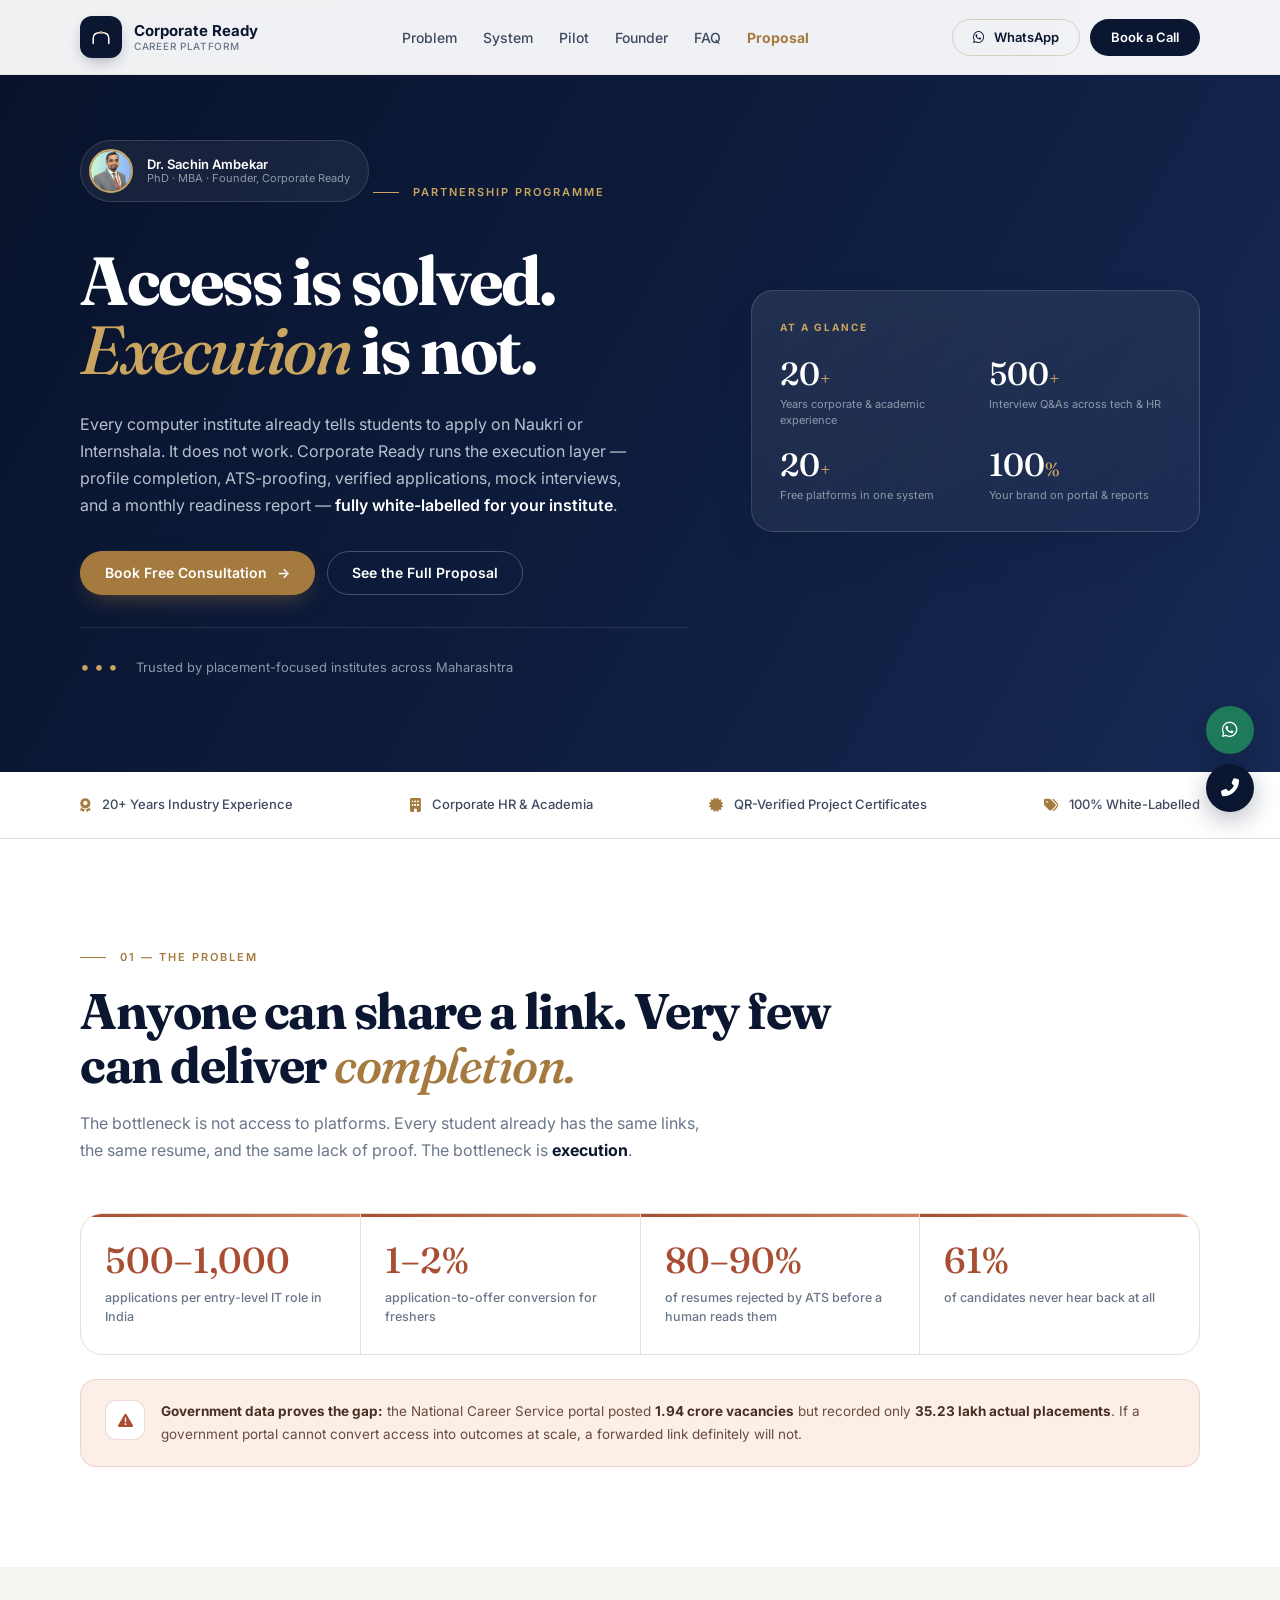
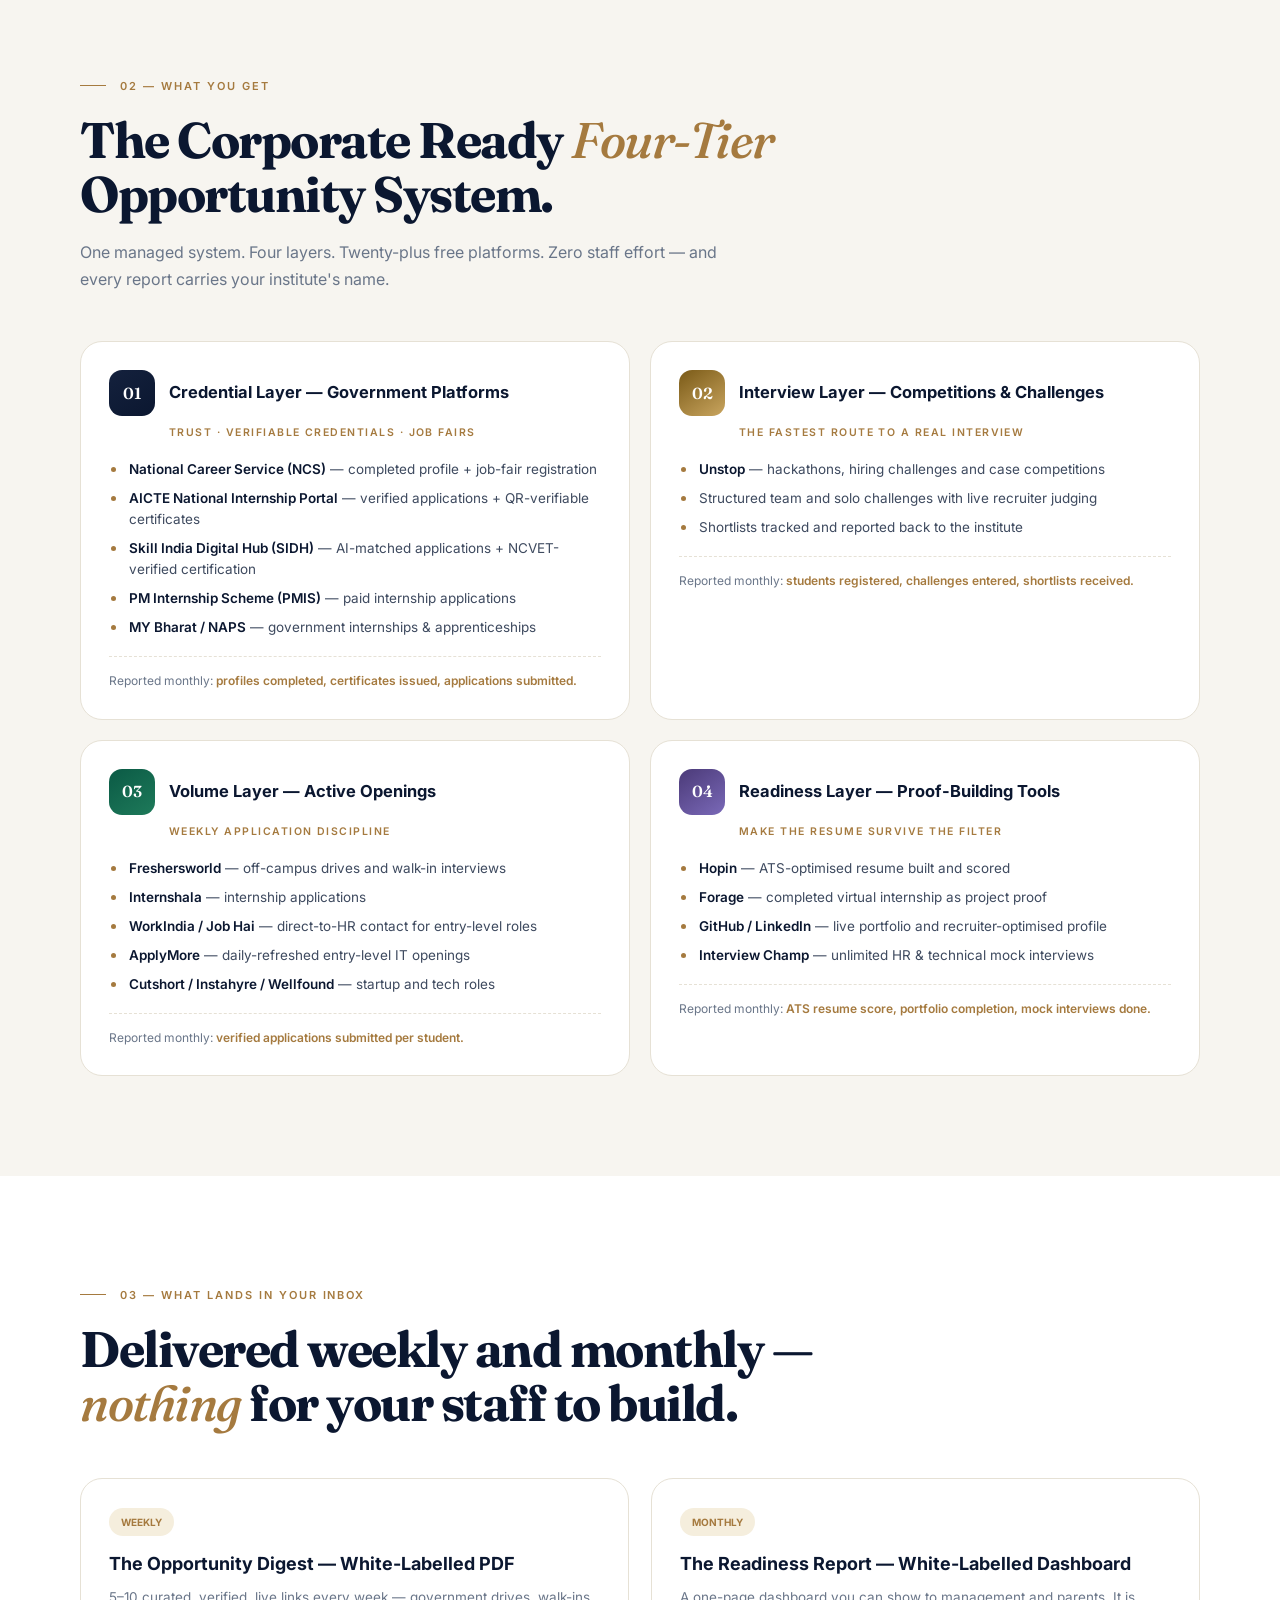
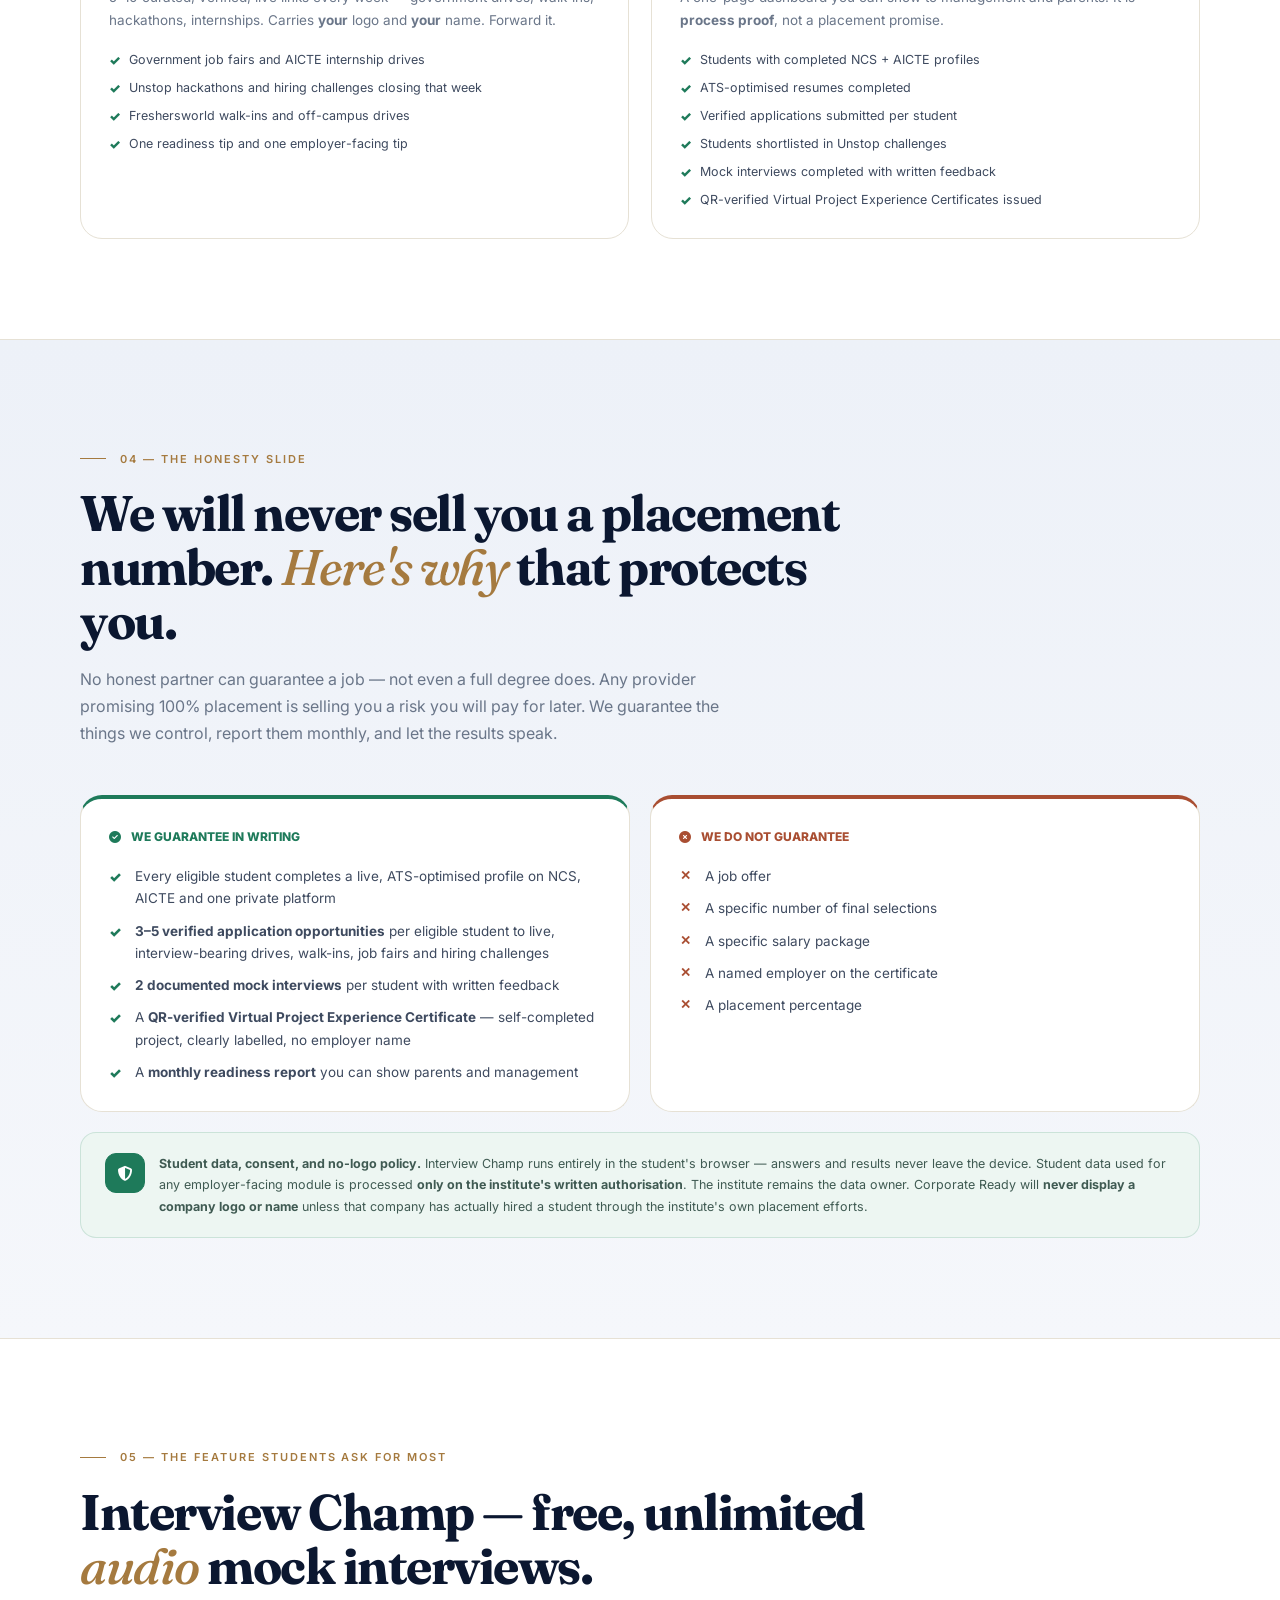
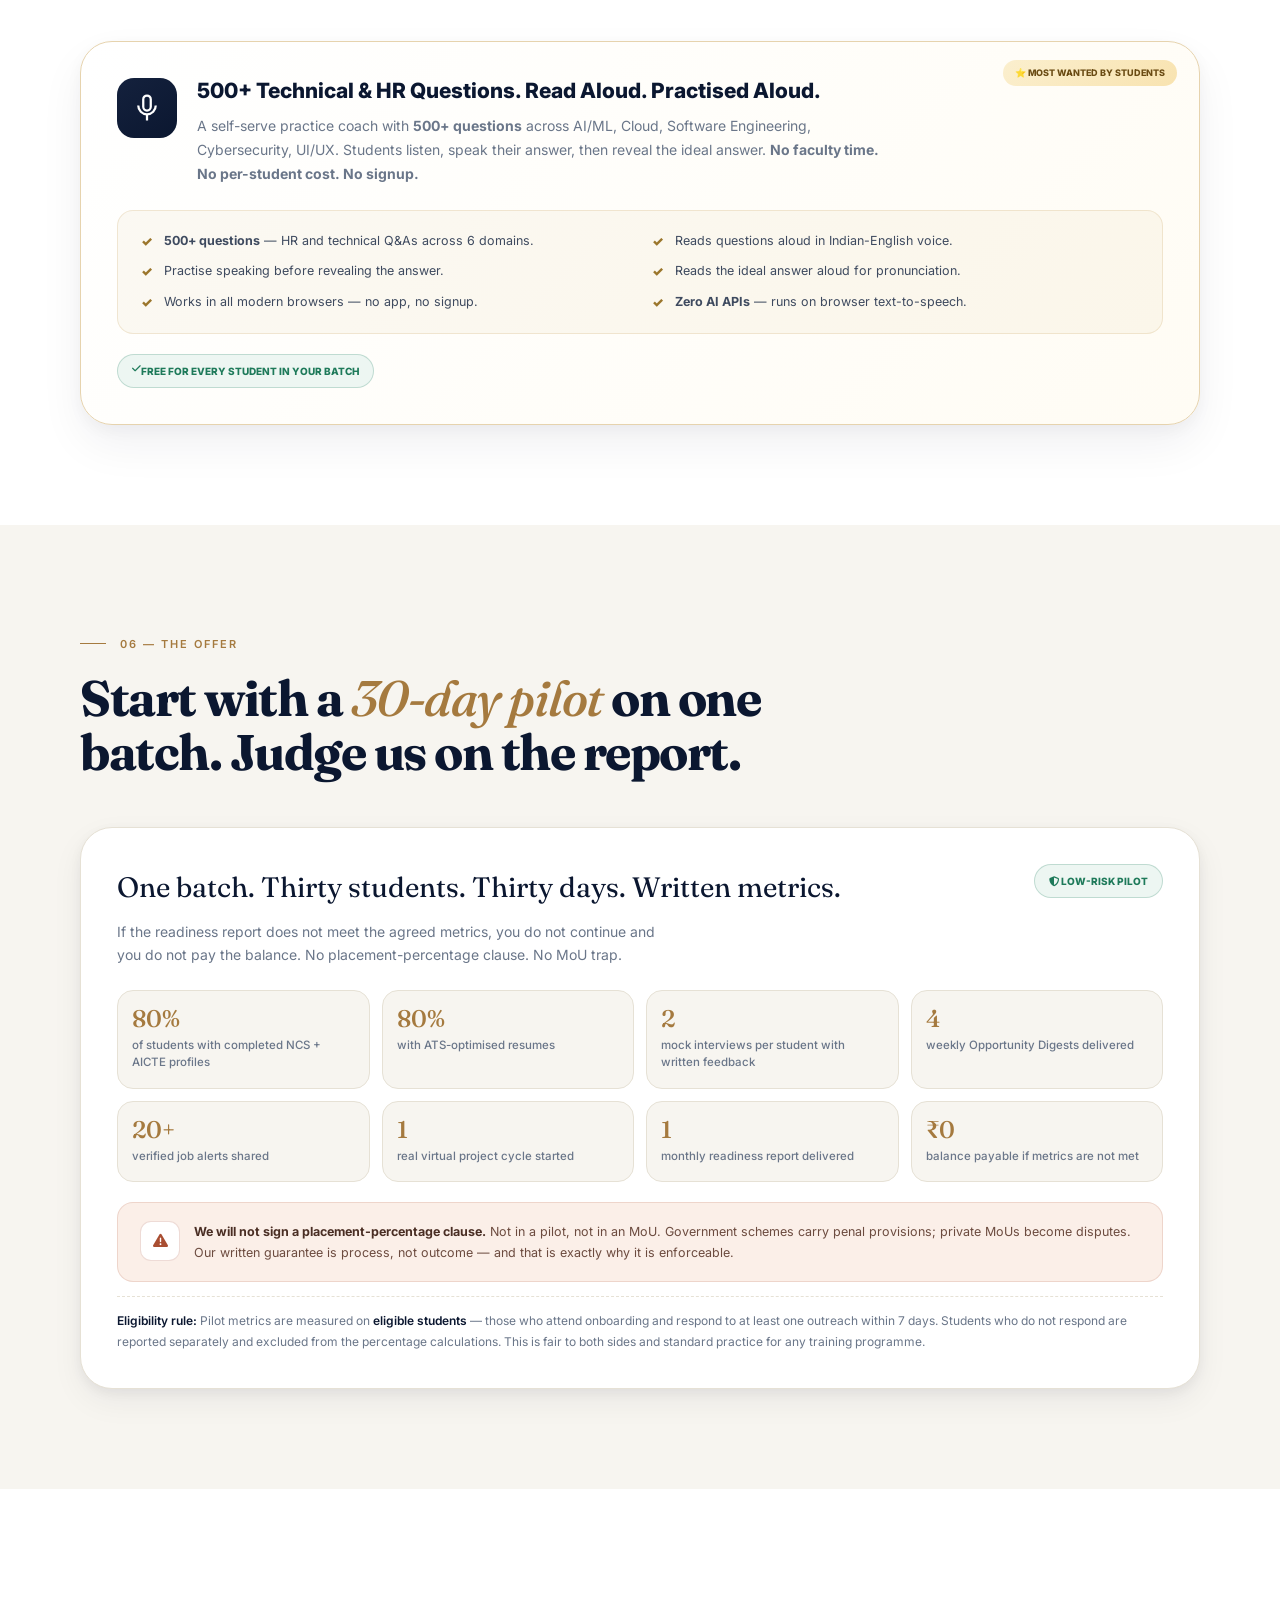
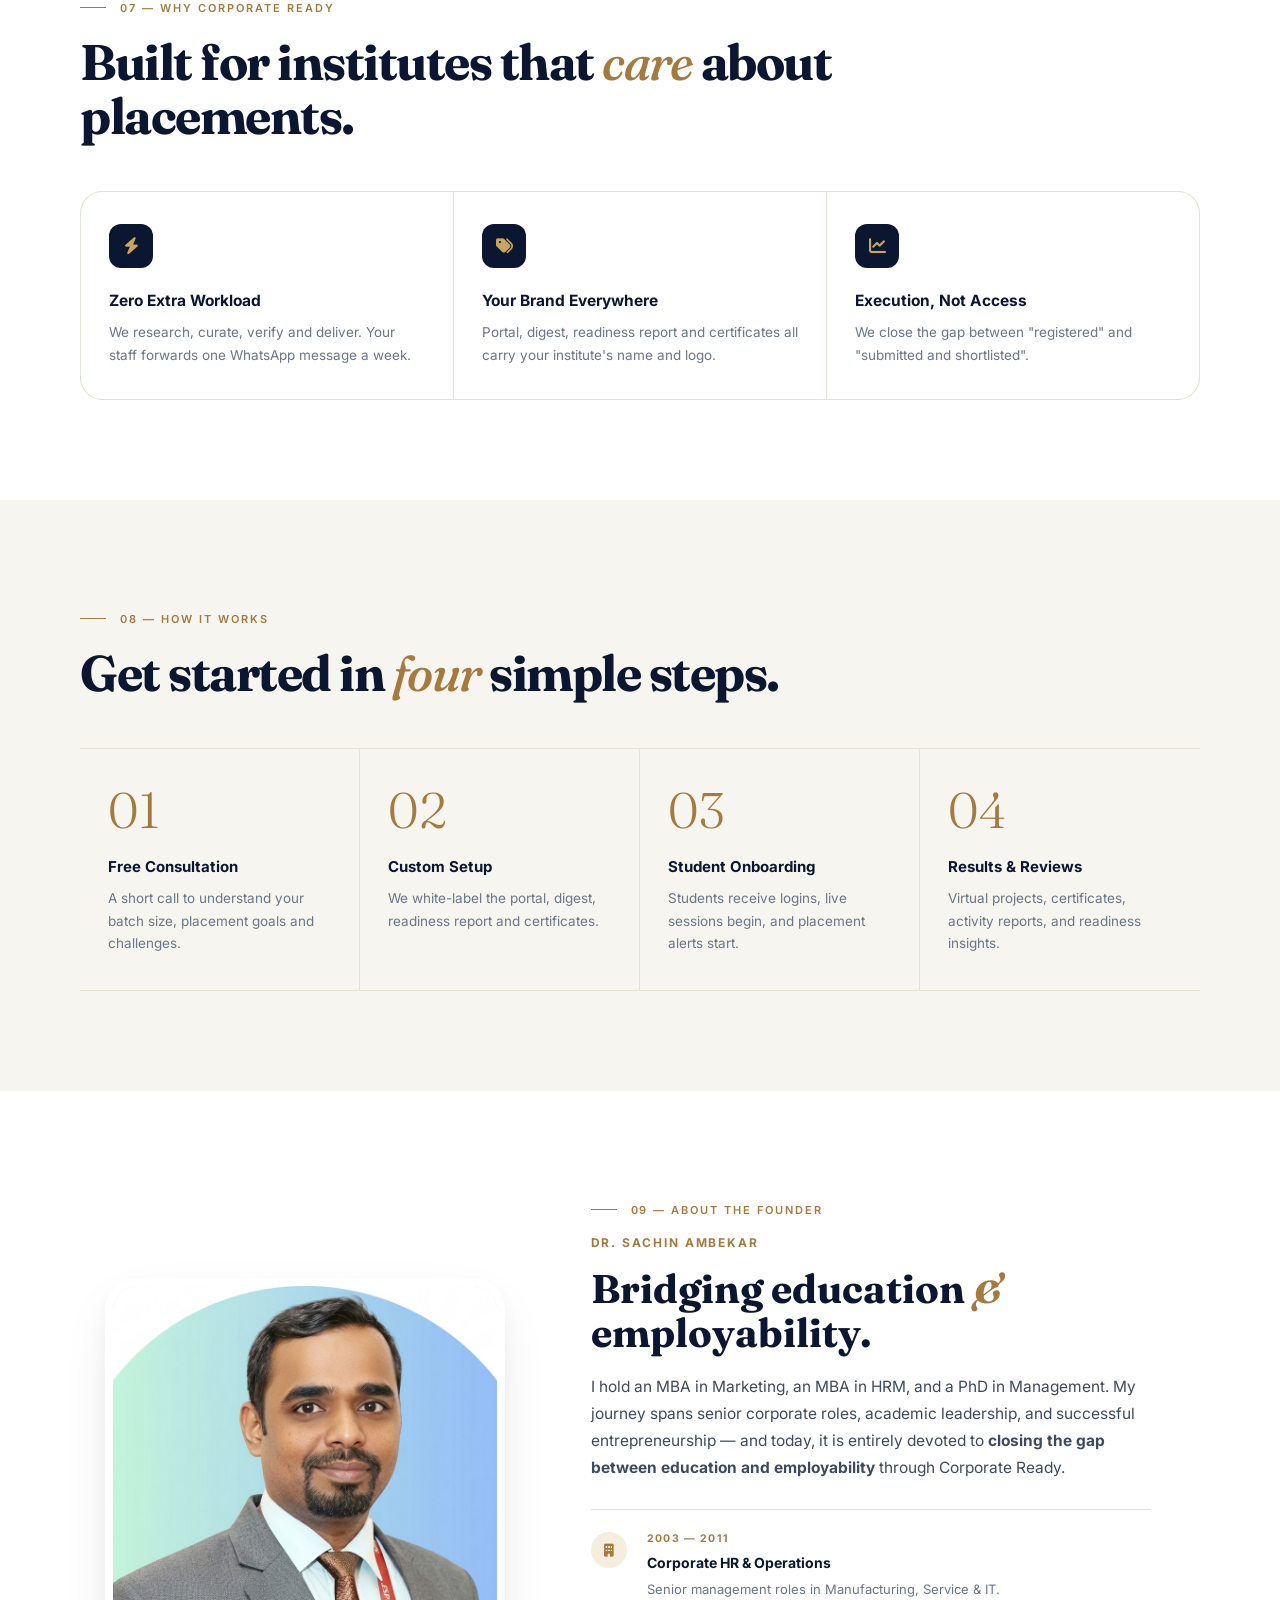
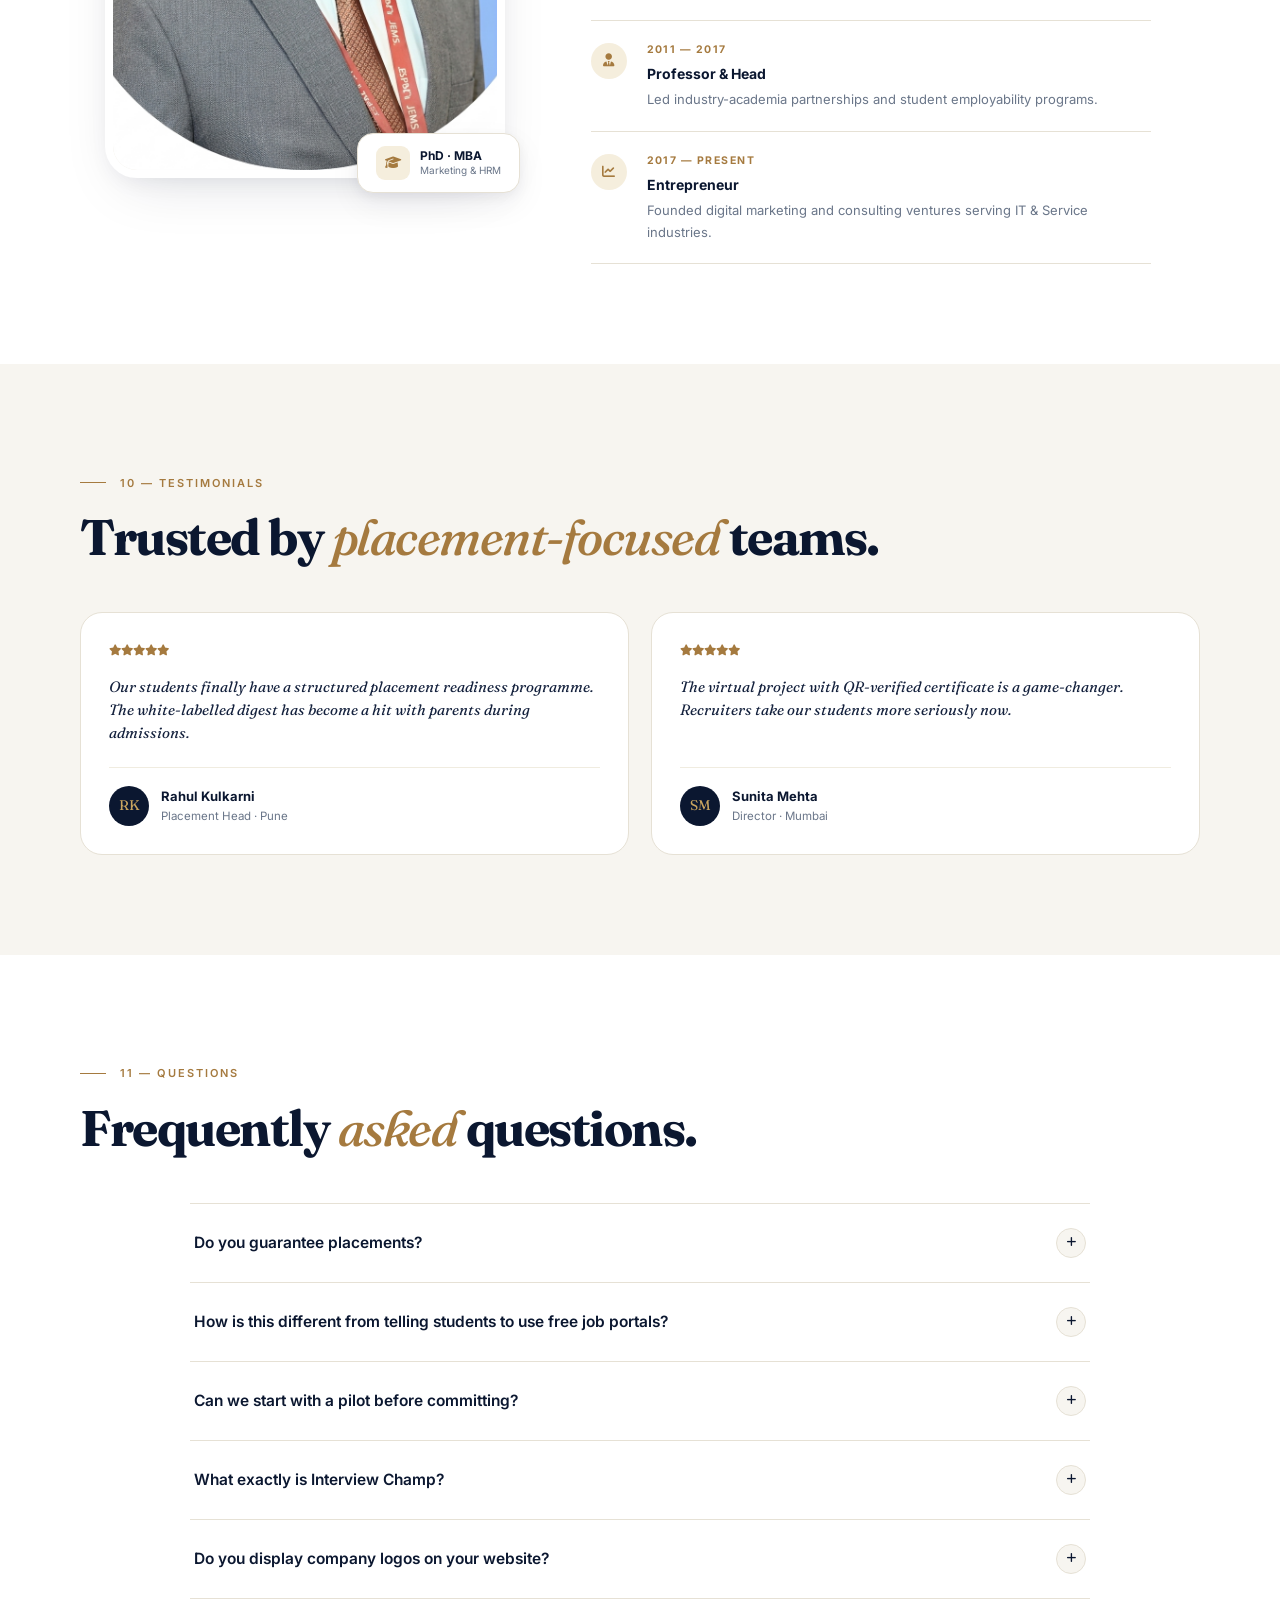
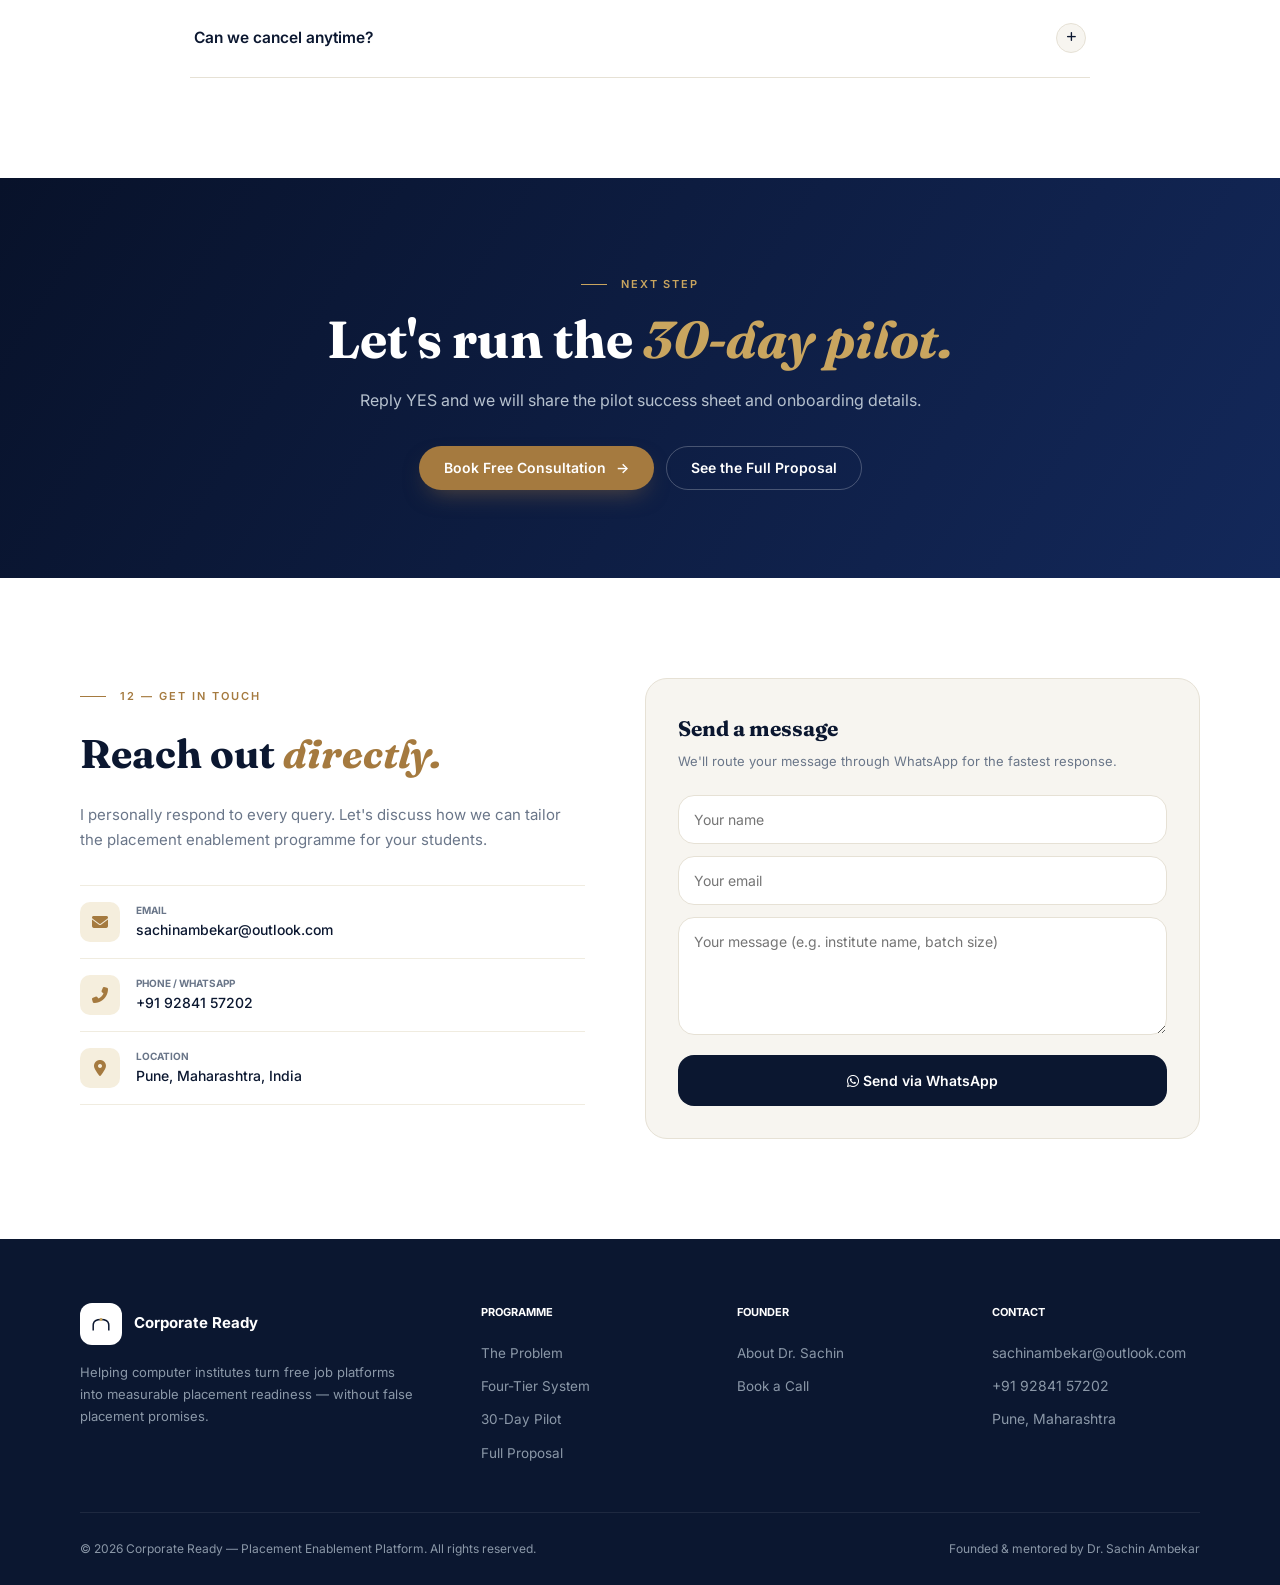
<file: index.html>
<!DOCTYPE html>
<html lang="en">
<head>
<meta charset="UTF-8" />
<meta name="viewport" content="width=device-width, initial-scale=1.0" />
<meta name="theme-color" content="#0B1730" />
<title>Corporate Ready — White-Labelled Placement Enablement for Institutes</title>
<meta name="description" content="Corporate Ready runs the execution layer for computer institutes — Four-Tier Opportunity System, Weekly Digest, Monthly Readiness Report, Interview Champ, and a measurable 30-day pilot. White-labelled. No false placement promises." />
<link rel="preconnect" href="https://fonts.googleapis.com">
<link rel="preconnect" href="https://fonts.gstatic.com" crossorigin>
<link href="https://fonts.googleapis.com/css2?family=Fraunces:ital,opsz,wght@0,9..144,300..900;1,9..144,300..900&family=Inter:wght@400;500;600;700;800&display=swap" rel="stylesheet">
<link rel="stylesheet" href="https://cdnjs.cloudflare.com/ajax/libs/font-awesome/6.5.0/css/all.min.css">
<link rel="stylesheet" href="styles.css">
</head>
<body>

<nav class="nav">
  <div class="nav-inner">
    <a href="index.html" class="brand">
      <span class="brand-mark"><svg viewBox="0 0 40 40" fill="none"><path d="M7 31 V22 Q7 12.5 20 12.5 Q33 12.5 33 22 V31" stroke="currentColor" stroke-width="2.5" stroke-linecap="round"/><circle cx="20" cy="12.5" r="2.4" fill="#C9A55F"/></svg></span>
      <span class="brand-wordmark"><span class="brand-name">Corporate Ready</span><span class="brand-tag">Career Platform</span></span>
    </a>
    <ul class="nav-links">
      <li><a href="#problem">Problem</a></li>
      <li><a href="#system">System</a></li>
      <li><a href="#pilot">Pilot</a></li>
      <li><a href="#about">Founder</a></li>
      <li><a href="#faq">FAQ</a></li>
      <li><a href="proposal.html" class="active">Proposal</a></li>
    </ul>
    <div class="nav-actions">
      <a href="https://wa.me/919284157202" target="_blank" class="btn btn-ghost"><i class="fab fa-whatsapp"></i> WhatsApp</a>
      <a href="#contact" class="btn btn-primary">Book a Call</a>
      <button class="menu-toggle" id="menuToggle" aria-label="Menu"><i class="fas fa-bars"></i></button>
    </div>
  </div>
</nav>

<section class="hero">
  <div class="container hero-inner">
    <div>
      <div class="hero-founder">
        <span class="hero-avatar"><img src="photo.png" alt="Dr. Sachin Ambekar"></span>
        <span class="hero-founder-text">
          <span class="hero-founder-name">Dr. Sachin Ambekar</span>
          <span class="hero-founder-role">PhD · MBA · Founder, Corporate Ready</span>
        </span>
      </div>
      <span class="eyebrow eyebrow-light">Partnership Programme</span>
      <h1 class="hero-title">Access is solved.<br><em>Execution</em> is not.</h1>
      <p class="hero-sub">
        Every computer institute already tells students to apply on Naukri or Internshala. It does not work. Corporate Ready runs the execution layer — profile completion, ATS-proofing, verified applications, mock interviews, and a monthly readiness report — <strong>fully white-labelled for your institute</strong>.
      </p>
      <div class="hero-ctas">
        <a href="#contact" class="btn btn-accent btn-arrow">Book Free Consultation</a>
        <a href="proposal.html" class="btn btn-ghost-light">See the Full Proposal</a>
      </div>
      <div class="hero-trust">
        <span class="hero-trust-dots">•••</span>
        <span>Trusted by placement-focused institutes across Maharashtra</span>
      </div>
    </div>
    <div class="cred-card">
      <div class="cred-label">At a Glance</div>
      <div class="cred-stats">
        <div><div class="cred-stat-num">20<span>+</span></div><div class="cred-stat-label">Years corporate &amp; academic experience</div></div>
        <div><div class="cred-stat-num">500<span>+</span></div><div class="cred-stat-label">Interview Q&amp;As across tech &amp; HR</div></div>
        <div><div class="cred-stat-num">20<span>+</span></div><div class="cred-stat-label">Free platforms in one system</div></div>
        <div><div class="cred-stat-num">100<span>%</span></div><div class="cred-stat-label">Your brand on portal &amp; reports</div></div>
      </div>
    </div>
  </div>
</section>

<div class="trust-strip">
  <div class="container trust-inner">
    <div class="trust-item"><i class="fas fa-award"></i> 20+ Years Industry Experience</div>
    <div class="trust-item"><i class="fas fa-building"></i> Corporate HR &amp; Academia</div>
    <div class="trust-item"><i class="fas fa-certificate"></i> QR-Verified Project Certificates</div>
    <div class="trust-item"><i class="fas fa-tags"></i> 100% White-Labelled</div>
  </div>
</div>

<section class="section problem" id="problem">
  <div class="container">
    <div class="section-head">
      <span class="eyebrow">01 — The Problem</span>
      <h2 class="section-title">Anyone can share a link. Very few can deliver <em>completion.</em></h2>
      <p class="section-sub">The bottleneck is not access to platforms. Every student already has the same links, the same resume, and the same lack of proof. The bottleneck is <strong style="color:var(--ink)">execution</strong>.</p>
    </div>
    <div class="problem-stats">
      <div class="problem-stat"><div class="problem-num">500–1,000</div><div class="problem-label">applications per entry-level IT role in India</div></div>
      <div class="problem-stat"><div class="problem-num">1–2%</div><div class="problem-label">application-to-offer conversion for freshers</div></div>
      <div class="problem-stat"><div class="problem-num">80–90%</div><div class="problem-label">of resumes rejected by ATS before a human reads them</div></div>
      <div class="problem-stat"><div class="problem-num">61%</div><div class="problem-label">of candidates never hear back at all</div></div>
    </div>
    <div class="problem-callout">
      <div class="problem-callout-icon"><i class="fas fa-triangle-exclamation"></i></div>
      <p><strong>Government data proves the gap:</strong> the National Career Service portal posted <strong>1.94 crore vacancies</strong> but recorded only <strong>35.23 lakh actual placements</strong>. If a government portal cannot convert access into outcomes at scale, a forwarded link definitely will not.</p>
    </div>
  </div>
</section>

<section class="section tiers" id="system">
  <div class="container">
    <div class="section-head">
      <span class="eyebrow">02 — What You Get</span>
      <h2 class="section-title">The Corporate Ready <em>Four-Tier</em> Opportunity System.</h2>
      <p class="section-sub">One managed system. Four layers. Twenty-plus free platforms. Zero staff effort — and every report carries your institute's name.</p>
    </div>
    <div class="tier-grid">
      <article class="tier">
        <div class="tier-head"><div class="tier-badge">01</div><h3 class="tier-title">Credential Layer — Government Platforms</h3></div>
        <div class="tier-purpose">Trust · Verifiable credentials · Job fairs</div>
        <ul class="tier-list">
          <li><strong>National Career Service (NCS)</strong> — completed profile + job-fair registration</li>
          <li><strong>AICTE National Internship Portal</strong> — verified applications + QR-verifiable certificates</li>
          <li><strong>Skill India Digital Hub (SIDH)</strong> — AI-matched applications + NCVET-verified certification</li>
          <li><strong>PM Internship Scheme (PMIS)</strong> — paid internship applications</li>
          <li><strong>MY Bharat / NAPS</strong> — government internships &amp; apprenticeships</li>
        </ul>
        <div class="tier-foot">Reported monthly: <b>profiles completed, certificates issued, applications submitted.</b></div>
      </article>
      <article class="tier">
        <div class="tier-head"><div class="tier-badge">02</div><h3 class="tier-title">Interview Layer — Competitions &amp; Challenges</h3></div>
        <div class="tier-purpose">The fastest route to a real interview</div>
        <ul class="tier-list">
          <li><strong>Unstop</strong> — hackathons, hiring challenges and case competitions</li>
          <li>Structured team and solo challenges with live recruiter judging</li>
          <li>Shortlists tracked and reported back to the institute</li>
        </ul>
        <div class="tier-foot">Reported monthly: <b>students registered, challenges entered, shortlists received.</b></div>
      </article>
      <article class="tier">
        <div class="tier-head"><div class="tier-badge">03</div><h3 class="tier-title">Volume Layer — Active Openings</h3></div>
        <div class="tier-purpose">Weekly application discipline</div>
        <ul class="tier-list">
          <li><strong>Freshersworld</strong> — off-campus drives and walk-in interviews</li>
          <li><strong>Internshala</strong> — internship applications</li>
          <li><strong>WorkIndia / Job Hai</strong> — direct-to-HR contact for entry-level roles</li>
          <li><strong>ApplyMore</strong> — daily-refreshed entry-level IT openings</li>
          <li><strong>Cutshort / Instahyre / Wellfound</strong> — startup and tech roles</li>
        </ul>
        <div class="tier-foot">Reported monthly: <b>verified applications submitted per student.</b></div>
      </article>
      <article class="tier">
        <div class="tier-head"><div class="tier-badge">04</div><h3 class="tier-title">Readiness Layer — Proof-Building Tools</h3></div>
        <div class="tier-purpose">Make the resume survive the filter</div>
        <ul class="tier-list">
          <li><strong>Hopin</strong> — ATS-optimised resume built and scored</li>
          <li><strong>Forage</strong> — completed virtual internship as project proof</li>
          <li><strong>GitHub / LinkedIn</strong> — live portfolio and recruiter-optimised profile</li>
          <li><strong>Interview Champ</strong> — unlimited HR &amp; technical mock interviews</li>
        </ul>
        <div class="tier-foot">Reported monthly: <b>ATS resume score, portfolio completion, mock interviews done.</b></div>
      </article>
    </div>
  </div>
</section>

<section class="section deliver">
  <div class="container">
    <div class="section-head">
      <span class="eyebrow">03 — What Lands in Your Inbox</span>
      <h2 class="section-title">Delivered weekly and monthly — <em>nothing</em> for your staff to build.</h2>
    </div>
    <div class="deliver-grid">
      <article class="deliver-card">
        <span class="deliver-tag">Weekly</span>
        <h3 class="deliver-title">The Opportunity Digest — White-Labelled PDF</h3>
        <p class="deliver-desc">5–10 curated, verified, live links every week — government drives, walk-ins, hackathons, internships. Carries <strong>your</strong> logo and <strong>your</strong> name. Forward it.</p>
        <ul class="deliver-list">
          <li>Government job fairs and AICTE internship drives</li>
          <li>Unstop hackathons and hiring challenges closing that week</li>
          <li>Freshersworld walk-ins and off-campus drives</li>
          <li>One readiness tip and one employer-facing tip</li>
        </ul>
      </article>
      <article class="deliver-card">
        <span class="deliver-tag">Monthly</span>
        <h3 class="deliver-title">The Readiness Report — White-Labelled Dashboard</h3>
        <p class="deliver-desc">A one-page dashboard you can show to management and parents. It is <strong>process proof</strong>, not a placement promise.</p>
        <ul class="deliver-list">
          <li>Students with completed NCS + AICTE profiles</li>
          <li>ATS-optimised resumes completed</li>
          <li>Verified applications submitted per student</li>
          <li>Students shortlisted in Unstop challenges</li>
          <li>Mock interviews completed with written feedback</li>
          <li>QR-verified Virtual Project Experience Certificates issued</li>
        </ul>
      </article>
    </div>
  </div>
</section>

<section class="section honesty">
  <div class="container">
    <div class="section-head">
      <span class="eyebrow">04 — The Honesty Slide</span>
      <h2 class="section-title">We will never sell you a placement number. <em>Here's why</em> that protects you.</h2>
      <p class="section-sub">No honest partner can guarantee a job — not even a full degree does. Any provider promising 100% placement is selling you a risk you will pay for later. We guarantee the things we control, report them monthly, and let the results speak.</p>
    </div>
    <div class="honesty-grid">
      <div class="honesty-col yes">
        <div class="honesty-head"><i class="fas fa-check-circle"></i> We guarantee in writing</div>
        <ul class="honesty-list">
          <li>Every eligible student completes a live, ATS-optimised profile on NCS, AICTE and one private platform</li>
          <li><strong>3–5 verified application opportunities</strong> per eligible student to live, interview-bearing drives, walk-ins, job fairs and hiring challenges</li>
          <li><strong>2 documented mock interviews</strong> per student with written feedback</li>
          <li>A <strong>QR-verified Virtual Project Experience Certificate</strong> — self-completed project, clearly labelled, no employer name</li>
          <li>A <strong>monthly readiness report</strong> you can show parents and management</li>
        </ul>
      </div>
      <div class="honesty-col no">
        <div class="honesty-head"><i class="fas fa-times-circle"></i> We do not guarantee</div>
        <ul class="honesty-list">
          <li>A job offer</li>
          <li>A specific number of final selections</li>
          <li>A specific salary package</li>
          <li>A named employer on the certificate</li>
          <li>A placement percentage</li>
        </ul>
      </div>
    </div>
    <div class="honesty-note">
      <div class="problem-callout-icon" style="background:var(--green);color:#fff;border-color:var(--green);"><i class="fas fa-shield-halved"></i></div>
      <p><strong>Student data, consent, and no-logo policy.</strong> Interview Champ runs entirely in the student's browser — answers and results never leave the device. Student data used for any employer-facing module is processed <strong>only on the institute's written authorisation</strong>. The institute remains the data owner. Corporate Ready will <strong>never display a company logo or name</strong> unless that company has actually hired a student through the institute's own placement efforts.</p>
    </div>
  </div>
</section>

<section class="section champ">
  <div class="container">
    <div class="section-head">
      <span class="eyebrow">05 — The Feature Students Ask For Most</span>
      <h2 class="section-title">Interview Champ — free, unlimited <em>audio</em> mock interviews.</h2>
    </div>
    <article class="champ-card">
      <div class="champ-badge">⭐ Most Wanted by Students</div>
      <div class="champ-top">
        <div class="champ-icon"><svg viewBox="0 0 24 24" fill="none" stroke="currentColor" stroke-width="1.8"><rect x="9" y="2" width="6" height="12" rx="3"/><path d="M5 10a7 7 0 0 0 14 0"/><line x1="12" y1="17" x2="12" y2="22"/></svg></div>
        <div>
          <h3 class="champ-title">500+ Technical &amp; HR Questions. Read Aloud. Practised Aloud.</h3>
          <p class="champ-desc">A self-serve practice coach with <strong>500+ questions</strong> across AI/ML, Cloud, Software Engineering, Cybersecurity, UI/UX. Students listen, speak their answer, then reveal the ideal answer. <strong>No faculty time. No per-student cost. No signup.</strong></p>
        </div>
      </div>
      <ul class="champ-bullets">
        <li><strong>500+ questions</strong> — HR and technical Q&amp;As across 6 domains.</li>
        <li>Reads questions aloud in Indian-English voice.</li>
        <li>Practise speaking before revealing the answer.</li>
        <li>Reads the ideal answer aloud for pronunciation.</li>
        <li>Works in all modern browsers — no app, no signup.</li>
        <li><strong>Zero AI APIs</strong> — runs on browser text-to-speech.</li>
      </ul>
      <div class="champ-free"><i class="fas fa-check"></i> Free for every student in your batch</div>
    </article>
  </div>
</section>

<section class="section pilot" id="pilot">
  <div class="container">
    <div class="section-head">
      <span class="eyebrow">06 — The Offer</span>
      <h2 class="section-title">Start with a <em>30-day pilot</em> on one batch. Judge us on the report.</h2>
    </div>
    <div class="pilot-card">
      <div class="pilot-head">
        <div class="pilot-head-text">
          <h3>One batch. Thirty students. Thirty days. Written metrics.</h3>
          <p>If the readiness report does not meet the agreed metrics, you do not continue and you do not pay the balance. No placement-percentage clause. No MoU trap.</p>
        </div>
        <span class="pilot-pill"><i class="fas fa-shield-halved"></i> Low-risk pilot</span>
      </div>
      <ul class="pilot-metrics">
        <li><span class="pilot-num">80%</span><span class="pilot-label">of students with completed NCS + AICTE profiles</span></li>
        <li><span class="pilot-num">80%</span><span class="pilot-label">with ATS-optimised resumes</span></li>
        <li><span class="pilot-num">2</span><span class="pilot-label">mock interviews per student with written feedback</span></li>
        <li><span class="pilot-num">4</span><span class="pilot-label">weekly Opportunity Digests delivered</span></li>
        <li><span class="pilot-num">20+</span><span class="pilot-label">verified job alerts shared</span></li>
        <li><span class="pilot-num">1</span><span class="pilot-label">real virtual project cycle started</span></li>
        <li><span class="pilot-num">1</span><span class="pilot-label">monthly readiness report delivered</span></li>
        <li><span class="pilot-num">₹0</span><span class="pilot-label">balance payable if metrics are not met</span></li>
      </ul>
      <div class="pilot-exit">
        <div class="problem-callout-icon"><i class="fas fa-triangle-exclamation"></i></div>
        <p><strong>We will not sign a placement-percentage clause.</strong> Not in a pilot, not in an MoU. Government schemes carry penal provisions; private MoUs become disputes. Our written guarantee is process, not outcome — and that is exactly why it is enforceable.</p>
      </div>
      <p class="pilot-eligible"><strong>Eligibility rule:</strong> Pilot metrics are measured on <strong>eligible students</strong> — those who attend onboarding and respond to at least one outreach within 7 days. Students who do not respond are reported separately and excluded from the percentage calculations. This is fair to both sides and standard practice for any training programme.</p>
    </div>
  </div>
</section>

<section class="section why">
  <div class="container">
    <div class="section-head">
      <span class="eyebrow">07 — Why Corporate Ready</span>
      <h2 class="section-title">Built for institutes that <em>care</em> about placements.</h2>
    </div>
    <div class="why-grid">
      <div class="why-card"><div class="why-icon"><i class="fas fa-bolt"></i></div><h4 class="why-title">Zero Extra Workload</h4><p class="why-desc">We research, curate, verify and deliver. Your staff forwards one WhatsApp message a week.</p></div>
      <div class="why-card"><div class="why-icon"><i class="fas fa-tags"></i></div><h4 class="why-title">Your Brand Everywhere</h4><p class="why-desc">Portal, digest, readiness report and certificates all carry your institute's name and logo.</p></div>
      <div class="why-card"><div class="why-icon"><i class="fas fa-chart-line"></i></div><h4 class="why-title">Execution, Not Access</h4><p class="why-desc">We close the gap between "registered" and "submitted and shortlisted".</p></div>
    </div>
  </div>
</section>

<section class="section process">
  <div class="container">
    <div class="section-head">
      <span class="eyebrow">08 — How It Works</span>
      <h2 class="section-title">Get started in <em>four</em> simple steps.</h2>
    </div>
    <div class="process-grid">
      <div class="process-step"><div class="process-num">01</div><h4 class="process-title">Free Consultation</h4><p class="process-desc">A short call to understand your batch size, placement goals and challenges.</p></div>
      <div class="process-step"><div class="process-num">02</div><h4 class="process-title">Custom Setup</h4><p class="process-desc">We white-label the portal, digest, readiness report and certificates.</p></div>
      <div class="process-step"><div class="process-num">03</div><h4 class="process-title">Student Onboarding</h4><p class="process-desc">Students receive logins, live sessions begin, and placement alerts start.</p></div>
      <div class="process-step"><div class="process-num">04</div><h4 class="process-title">Results &amp; Reviews</h4><p class="process-desc">Virtual projects, certificates, activity reports, and readiness insights.</p></div>
    </div>
  </div>
</section>

<section class="section about" id="about">
  <div class="container">
    <div class="about-grid">
      <div class="about-visual">
        <div class="about-image-wrapper"><img src="photo.png" alt="Dr. Sachin Ambekar"></div>
        <div class="about-badge">
          <div class="about-badge-icon"><i class="fas fa-graduation-cap"></i></div>
          <div class="about-badge-text"><span class="about-badge-strong">PhD · MBA</span><span class="about-badge-sub">Marketing &amp; HRM</span></div>
        </div>
      </div>
      <div class="about-content">
        <span class="eyebrow">09 — About the Founder</span>
        <div class="about-name" style="margin-top:14px;">Dr. Sachin Ambekar</div>
        <h2 class="about-heading">Bridging education <em>&amp;</em> employability.</h2>
        <p class="about-intro">I hold an MBA in Marketing, an MBA in HRM, and a PhD in Management. My journey spans senior corporate roles, academic leadership, and successful entrepreneurship — and today, it is entirely devoted to <strong>closing the gap between education and employability</strong> through Corporate Ready.</p>
        <div class="timeline">
          <div class="timeline-item"><div class="timeline-marker"><i class="fas fa-building"></i></div><div><div class="timeline-years">2003 — 2011</div><div class="timeline-title">Corporate HR &amp; Operations</div><div class="timeline-desc">Senior management roles in Manufacturing, Service &amp; IT.</div></div></div>
          <div class="timeline-item"><div class="timeline-marker"><i class="fas fa-user-tie"></i></div><div><div class="timeline-years">2011 — 2017</div><div class="timeline-title">Professor &amp; Head</div><div class="timeline-desc">Led industry-academia partnerships and student employability programs.</div></div></div>
          <div class="timeline-item"><div class="timeline-marker"><i class="fas fa-chart-line"></i></div><div><div class="timeline-years">2017 — Present</div><div class="timeline-title">Entrepreneur</div><div class="timeline-desc">Founded digital marketing and consulting ventures serving IT &amp; Service industries.</div></div></div>
        </div>
      </div>
    </div>
  </div>
</section>

<section class="section testimonials">
  <div class="container">
    <div class="section-head">
      <span class="eyebrow">10 — Testimonials</span>
      <h2 class="section-title">Trusted by <em>placement-focused</em> teams.</h2>
    </div>
    <div class="testimonials-grid">
      <article class="testimonial">
        <div class="testimonial-stars"><i class="fas fa-star"></i><i class="fas fa-star"></i><i class="fas fa-star"></i><i class="fas fa-star"></i><i class="fas fa-star"></i></div>
        <p class="testimonial-quote">Our students finally have a structured placement readiness programme. The white-labelled digest has become a hit with parents during admissions.</p>
        <div class="testimonial-author"><div class="testimonial-avatar">RK</div><div><div class="testimonial-name">Rahul Kulkarni</div><div class="testimonial-role">Placement Head · Pune</div></div></div>
      </article>
      <article class="testimonial">
        <div class="testimonial-stars"><i class="fas fa-star"></i><i class="fas fa-star"></i><i class="fas fa-star"></i><i class="fas fa-star"></i><i class="fas fa-star"></i></div>
        <p class="testimonial-quote">The virtual project with QR-verified certificate is a game-changer. Recruiters take our students more seriously now.</p>
        <div class="testimonial-author"><div class="testimonial-avatar">SM</div><div><div class="testimonial-name">Sunita Mehta</div><div class="testimonial-role">Director · Mumbai</div></div></div>
      </article>
    </div>
  </div>
</section>

<section class="section faq" id="faq">
  <div class="container">
    <div class="section-head">
      <span class="eyebrow">11 — Questions</span>
      <h2 class="section-title">Frequently <em>asked</em> questions.</h2>
    </div>
    <div class="faq-list">
      <div class="faq-item"><button class="faq-q"><span>Do you guarantee placements?</span><span class="faq-icon"><i class="fas fa-plus"></i></span></button><div class="faq-a"><div class="faq-a-inner">No — and no honest partner can. What we guarantee in writing is <strong>process</strong>: completed ATS profiles, 3–5 verified application opportunities to live, interview-bearing drives, 2 documented mock interviews, a QR-verified Virtual Project Experience Certificate, and a monthly readiness report.</div></div></div>
      <div class="faq-item"><button class="faq-q"><span>How is this different from telling students to use free job portals?</span><span class="faq-icon"><i class="fas fa-plus"></i></span></button><div class="faq-a"><div class="faq-a-inner">Anyone can share a link. What nobody does is drive <strong>completion</strong> — that every student finishes their profiles, rewrites their resume to survive the ATS filter, submits verified applications, and sits two documented mock interviews.</div></div></div>
      <div class="faq-item"><button class="faq-q"><span>Can we start with a pilot before committing?</span><span class="faq-icon"><i class="fas fa-plus"></i></span></button><div class="faq-a"><div class="faq-a-inner">Yes — the 30-day pilot is designed exactly for this. One batch, thirty students, thirty days, eight written metrics. If the metrics are not met, you do not pay the balance.</div></div></div>
      <div class="faq-item"><button class="faq-q"><span>What exactly is Interview Champ?</span><span class="faq-icon"><i class="fas fa-plus"></i></span></button><div class="faq-a"><div class="faq-a-inner">A free, self-serve practice coach with 500+ Technical &amp; HR questions across 6 domains. Students listen to a question read aloud, speak their answer, then reveal the ideal answer. Runs entirely in the browser — no app, no signup, no AI APIs, no data leaves the device.</div></div></div>
      <div class="faq-item"><button class="faq-q"><span>Do you display company logos on your website?</span><span class="faq-icon"><i class="fas fa-plus"></i></span></button><div class="faq-a"><div class="faq-a-inner">No. We will <strong>never</strong> display a company logo or name unless that company has actually hired one of your students through your institute's placement efforts. No borrowed logos, no fake corporate partnerships, no inflated claims.</div></div></div>
      <div class="faq-item"><button class="faq-q"><span>Can we cancel anytime?</span><span class="faq-icon"><i class="fas fa-plus"></i></span></button><div class="faq-a"><div class="faq-a-inner">Yes. No setup fee, no lock-in. Cancel with one message. If the pilot metrics are not met, you do not pay the balance.</div></div></div>
    </div>
  </div>
</section>

<section class="cta-banner">
  <div class="container">
    <span class="eyebrow eyebrow-light">Next Step</span>
    <h2 class="cta-title">Let's run the <em>30-day pilot.</em></h2>
    <p class="cta-sub">Reply YES and we will share the pilot success sheet and onboarding details.</p>
    <div class="cta-actions">
      <a href="#contact" class="btn btn-accent btn-arrow">Book Free Consultation</a>
      <a href="proposal.html" class="btn btn-ghost-light">See the Full Proposal</a>
    </div>
  </div>
</section>

<section class="section contact" id="contact">
  <div class="container">
    <div class="contact-grid">
      <div>
        <span class="eyebrow">12 — Get in Touch</span>
        <h2 class="contact-heading">Reach out <em>directly.</em></h2>
        <p class="contact-desc">I personally respond to every query. Let's discuss how we can tailor the placement enablement programme for your students.</p>
        <div class="contact-list">
          <div class="contact-item"><div class="contact-icon"><i class="fas fa-envelope"></i></div><div><div class="contact-label">Email</div><div class="contact-value">sachinambekar@outlook.com</div></div></div>
          <div class="contact-item"><div class="contact-icon"><i class="fas fa-phone-alt"></i></div><div><div class="contact-label">Phone / WhatsApp</div><div class="contact-value">+91 92841 57202</div></div></div>
          <div class="contact-item"><div class="contact-icon"><i class="fas fa-map-marker-alt"></i></div><div><div class="contact-label">Location</div><div class="contact-value">Pune, Maharashtra, India</div></div></div>
        </div>
      </div>
      <div class="contact-form">
        <h3 class="form-title">Send a message</h3>
        <p class="form-sub">We'll route your message through WhatsApp for the fastest response.</p>
        <form id="contactForm">
          <input type="text" class="form-input" id="formName" placeholder="Your name" required>
          <input type="email" class="form-input" id="formEmail" placeholder="Your email" required>
          <textarea class="form-textarea" id="formMessage" rows="4" placeholder="Your message (e.g. institute name, batch size)"></textarea>
          <button type="submit" class="form-submit"><i class="fab fa-whatsapp"></i> Send via WhatsApp</button>
        </form>
      </div>
    </div>
  </div>
</section>

<footer class="footer">
  <div class="container">
    <div class="footer-grid">
      <div>
        <div class="footer-logo">
          <span class="footer-logo-mark"><svg viewBox="0 0 40 40" fill="none" width="24" height="24"><path d="M7 31 V22 Q7 12.5 20 12.5 Q33 12.5 33 22 V31" stroke="currentColor" stroke-width="2.5"/><circle cx="20" cy="12.5" r="2.4" fill="#C9A55F"/></svg></span>
          <div><div class="footer-brand-name">Corporate Ready</div></div>
        </div>
        <p class="footer-desc">Helping computer institutes turn free job platforms into measurable placement readiness — without false placement promises.</p>
      </div>
      <div><h4 class="footer-col-title">Programme</h4><ul class="footer-links"><li><a href="#problem">The Problem</a></li><li><a href="#system">Four-Tier System</a></li><li><a href="#pilot">30-Day Pilot</a></li><li><a href="proposal.html">Full Proposal</a></li></ul></div>
      <div><h4 class="footer-col-title">Founder</h4><ul class="footer-links"><li><a href="#about">About Dr. Sachin</a></li><li><a href="#contact">Book a Call</a></li></ul></div>
      <div><h4 class="footer-col-title">Contact</h4><ul class="footer-links"><li>sachinambekar@outlook.com</li><li>+91 92841 57202</li><li>Pune, Maharashtra</li></ul></div>
    </div>
    <div class="footer-bottom">
      <div>© <span id="year"></span> Corporate Ready — Placement Enablement Platform. All rights reserved.</div>
      <div>Founded &amp; mentored by Dr. Sachin Ambekar</div>
    </div>
  </div>
</footer>

<div class="float-widget">
  <a href="https://wa.me/919284157202" target="_blank" class="float-btn float-wa" aria-label="WhatsApp"><i class="fab fa-whatsapp"></i></a>
  <a href="tel:+919284157202" class="float-btn float-call" aria-label="Call"><i class="fas fa-phone-alt"></i></a>
</div>
<button class="back-top" id="backTop" aria-label="Back to top"><i class="fas fa-arrow-up"></i></button>

<script>
(function(){
  "use strict";
  document.getElementById("year").textContent = new Date().getFullYear();

  const menuToggle = document.getElementById("menuToggle");
  const navLinks = document.querySelector(".nav-links");
  if (menuToggle) {
    menuToggle.addEventListener("click", () => {
      const open = navLinks.style.display === "flex";
      navLinks.style.display = open ? "none" : "flex";
      if (!open) Object.assign(navLinks.style, {position:"absolute",top:"100%",left:"0",right:"0",background:"#fff",flexDirection:"column",padding:"24px",borderBottom:"1px solid #E6E1D5",gap:"18px"});
    });
  }

  document.querySelectorAll('a[href^="#"]').forEach(a => {
    a.addEventListener("click", e => {
      const href = a.getAttribute("href");
      if (href === "#") return;
      const t = document.querySelector(href);
      if (t) { e.preventDefault(); t.scrollIntoView({behavior:"smooth",block:"start"}); if (navLinks) navLinks.style.display = ""; }
    });
  });

  const form = document.getElementById("contactForm");
  if (form) {
    form.addEventListener("submit", e => {
      e.preventDefault();
      const name = document.getElementById("formName").value.trim();
      const email = document.getElementById("formEmail").value.trim();
      const msg = document.getElementById("formMessage").value.trim();
      let wa = `Hello Dr. Sachin Ambekar,%0A%0AName: ${encodeURIComponent(name)}%0AEmail: ${encodeURIComponent(email)}%0A`;
      if (msg) wa += `Message: ${encodeURIComponent(msg)}%0A`;
      wa += `%0AI'm interested in the 30-day Corporate Ready pilot.`;
      window.open(`https://wa.me/919284157202?text=${wa}`, "_blank");
      setTimeout(() => form.reset(), 1000);
    });
  }

  document.querySelectorAll(".faq-q").forEach(btn => {
    btn.addEventListener("click", () => {
      const item = btn.parentElement;
      const open = item.classList.contains("open");
      document.querySelectorAll(".faq-item").forEach(i => i.classList.remove("open"));
      if (!open) item.classList.add("open");
    });
  });

  const backTop = document.getElementById("backTop");
  window.addEventListener("scroll", () => {
    backTop.classList.toggle("show", window.scrollY > 600);
  });
  backTop.addEventListener("click", () => window.scrollTo({top:0,behavior:"smooth"}));
})();
</script>
</body>
</html>
</file>
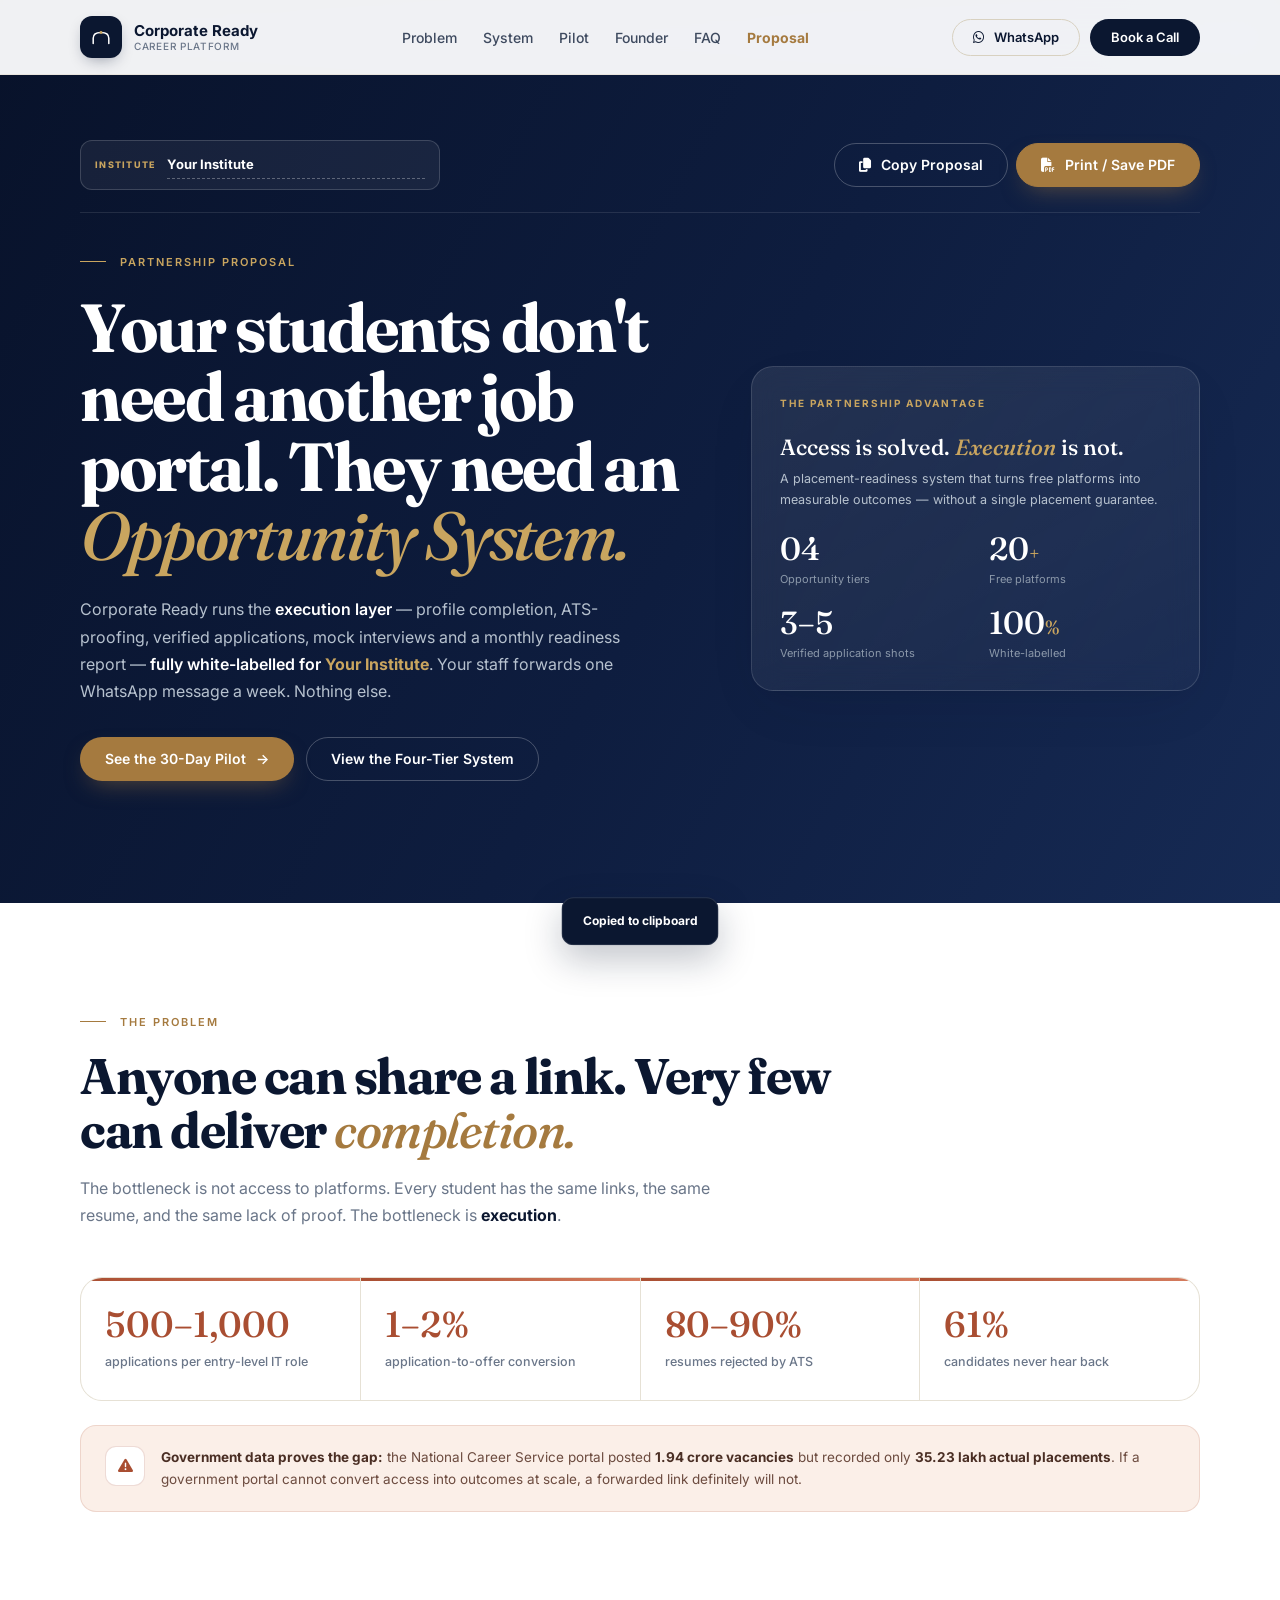
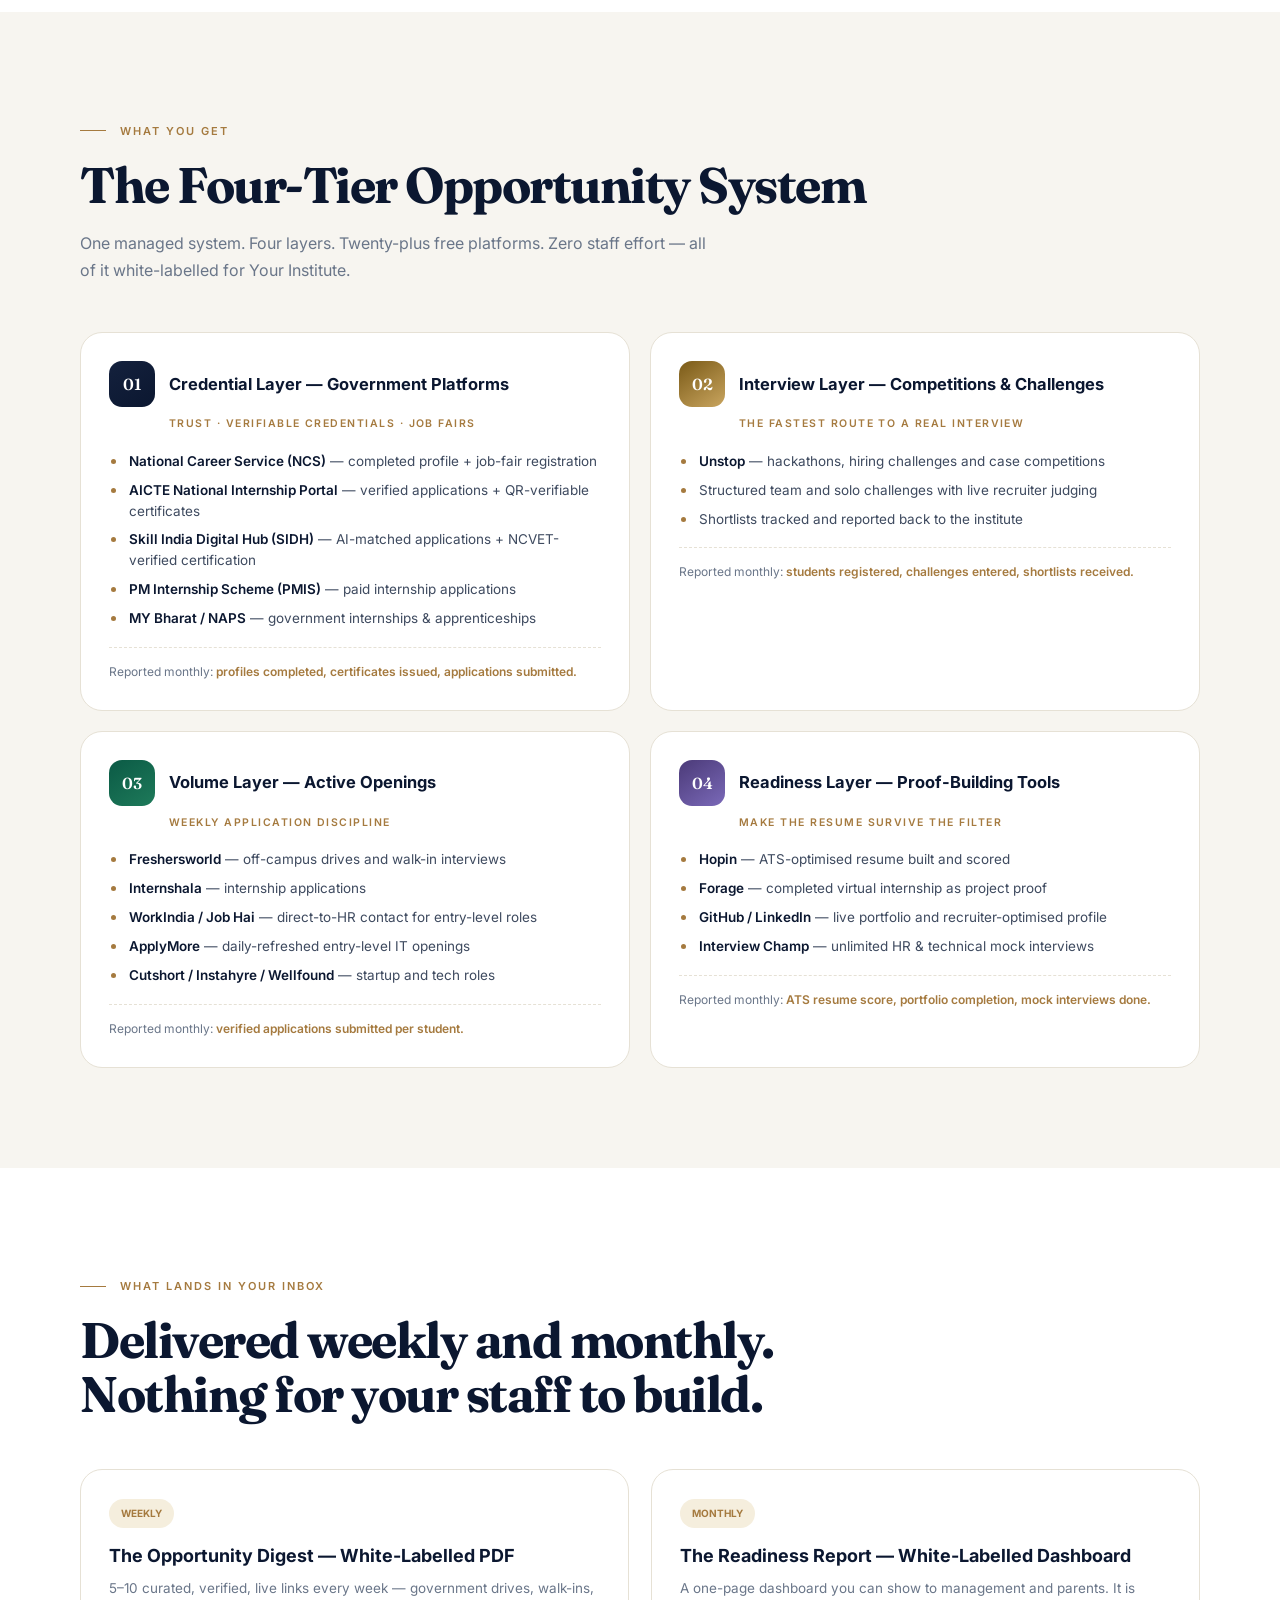
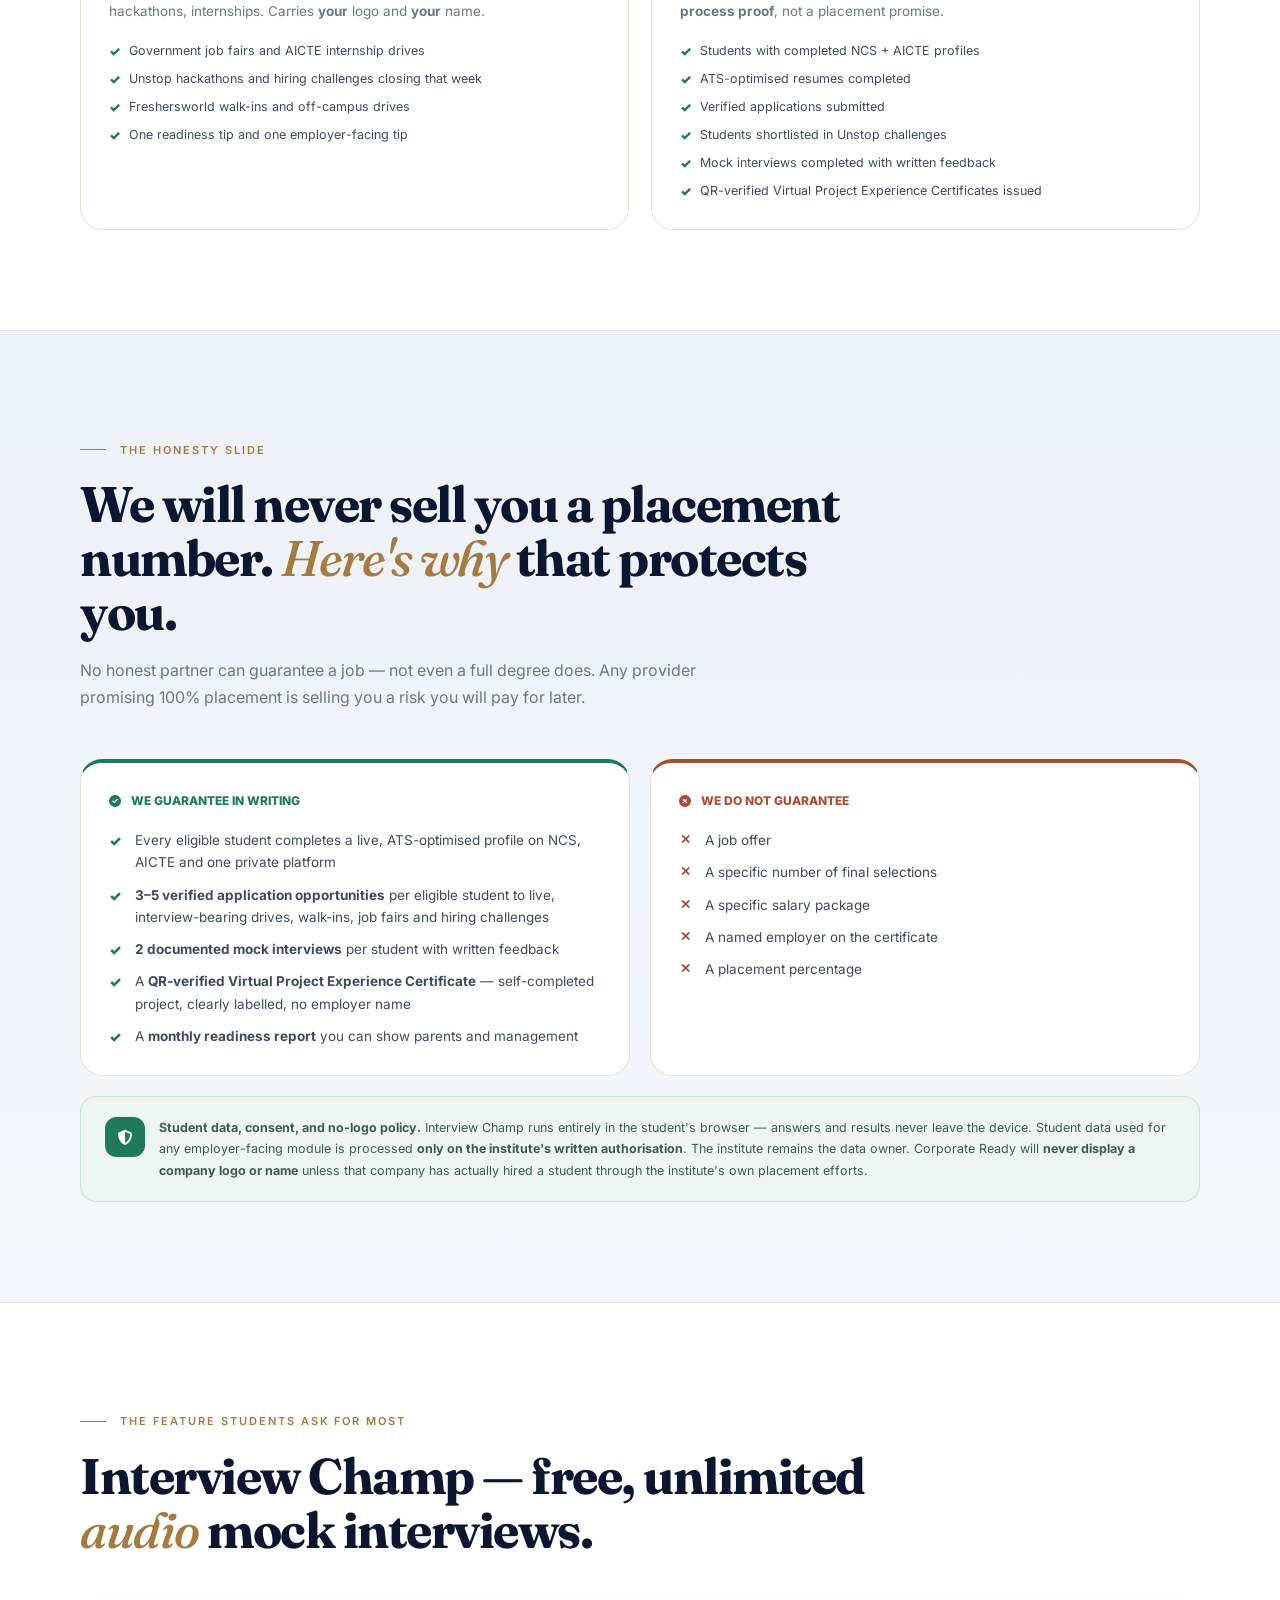
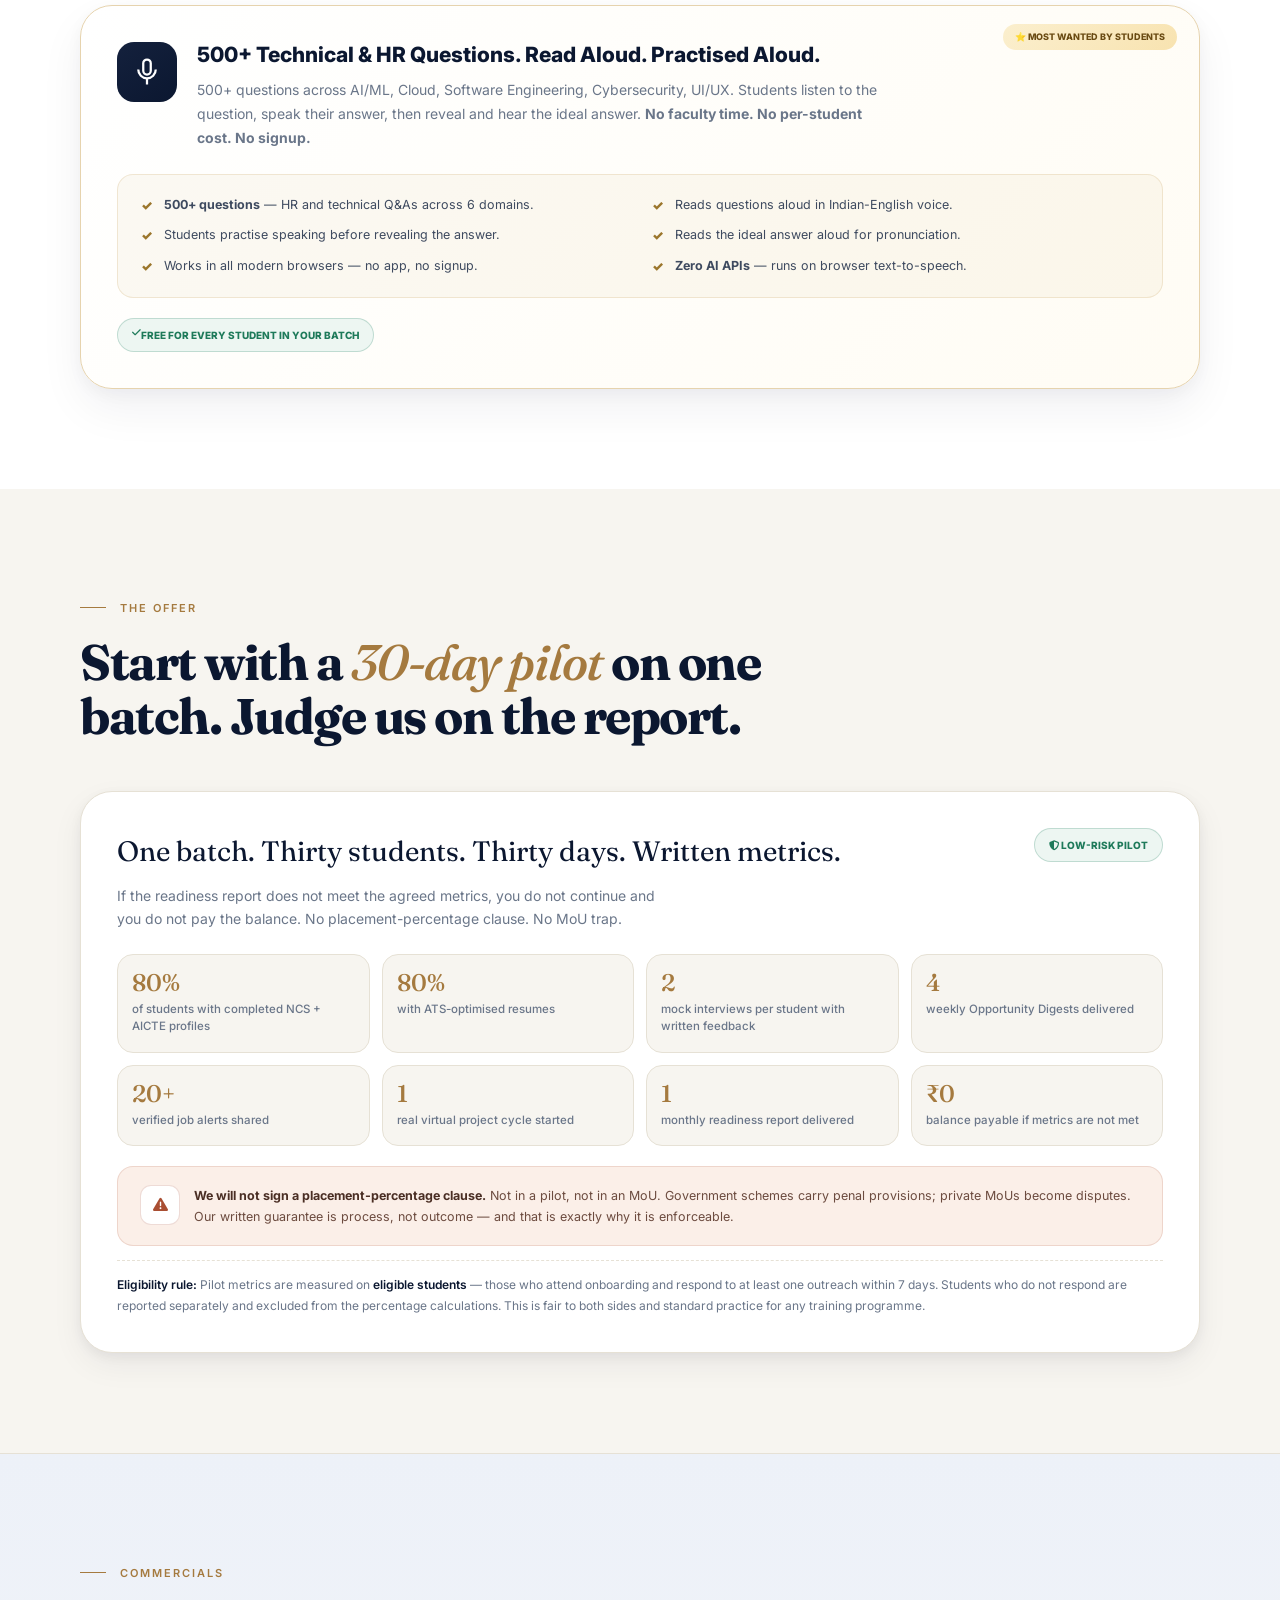
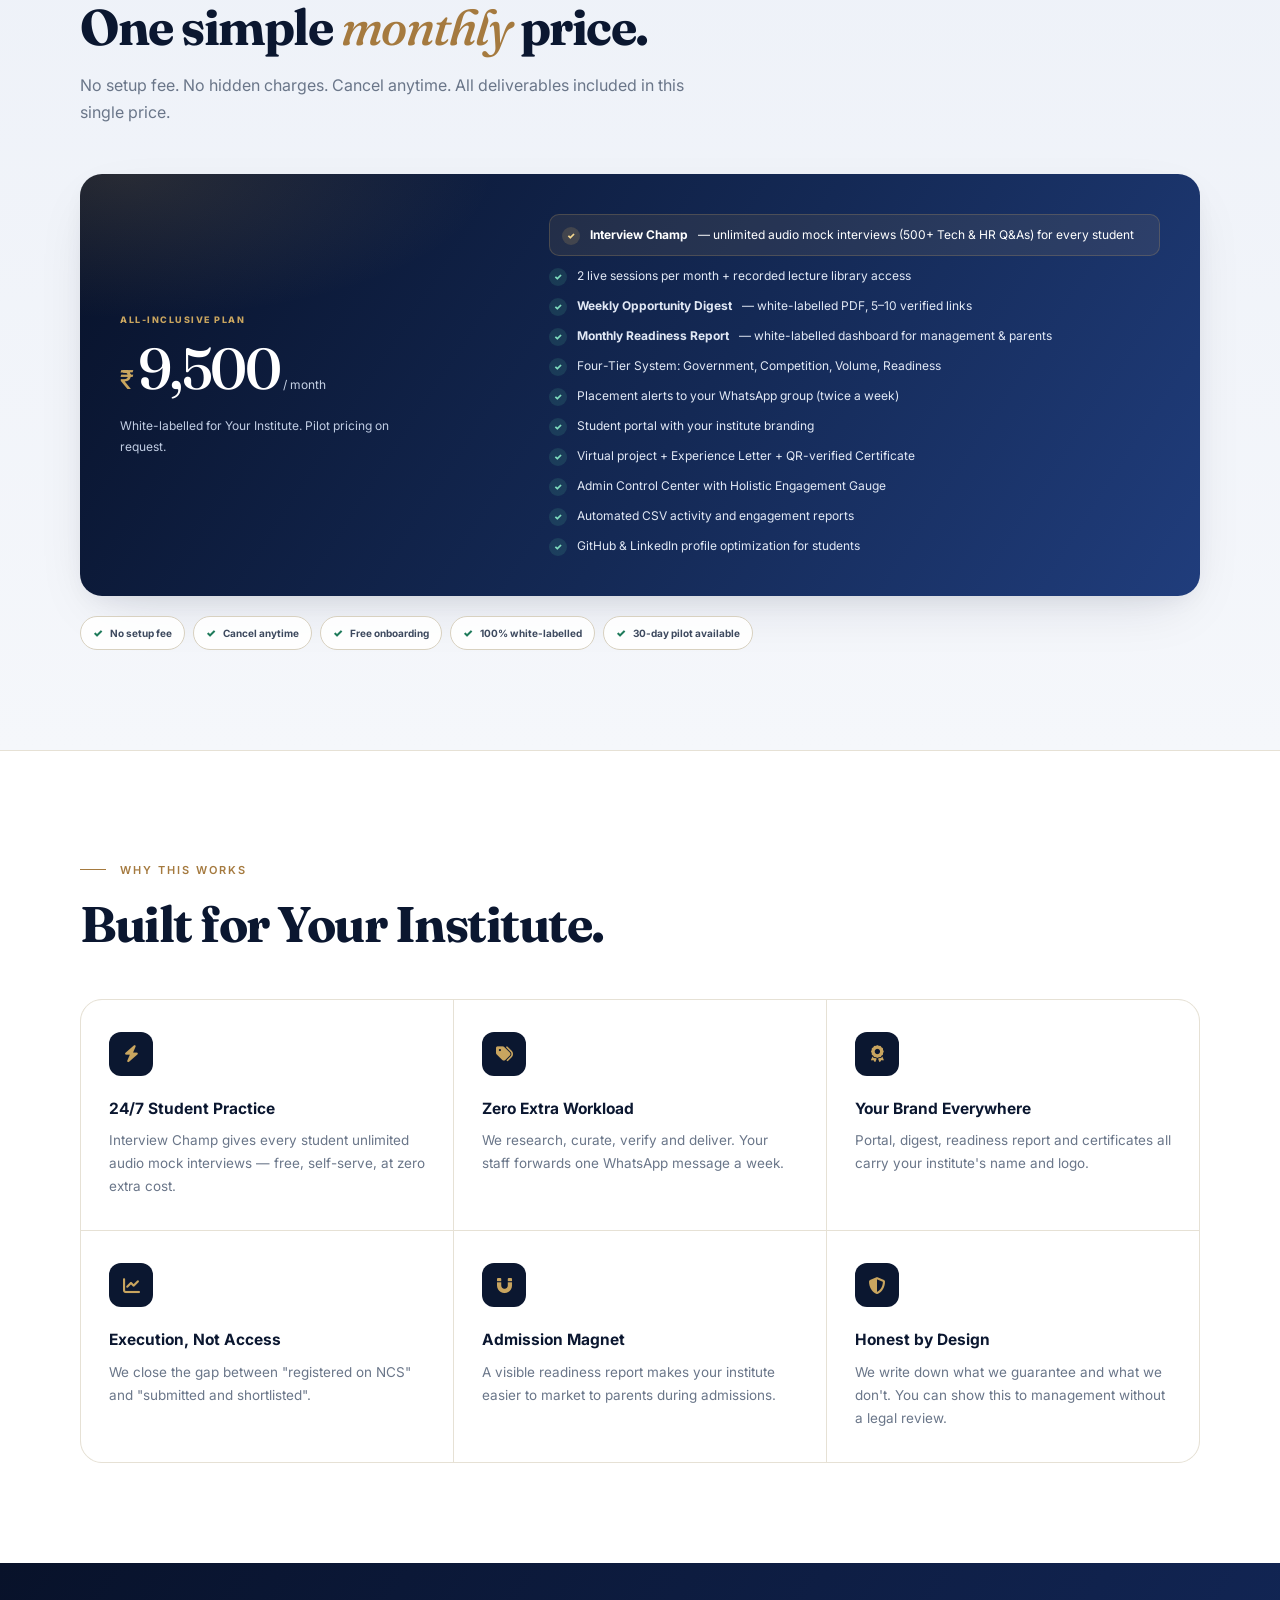
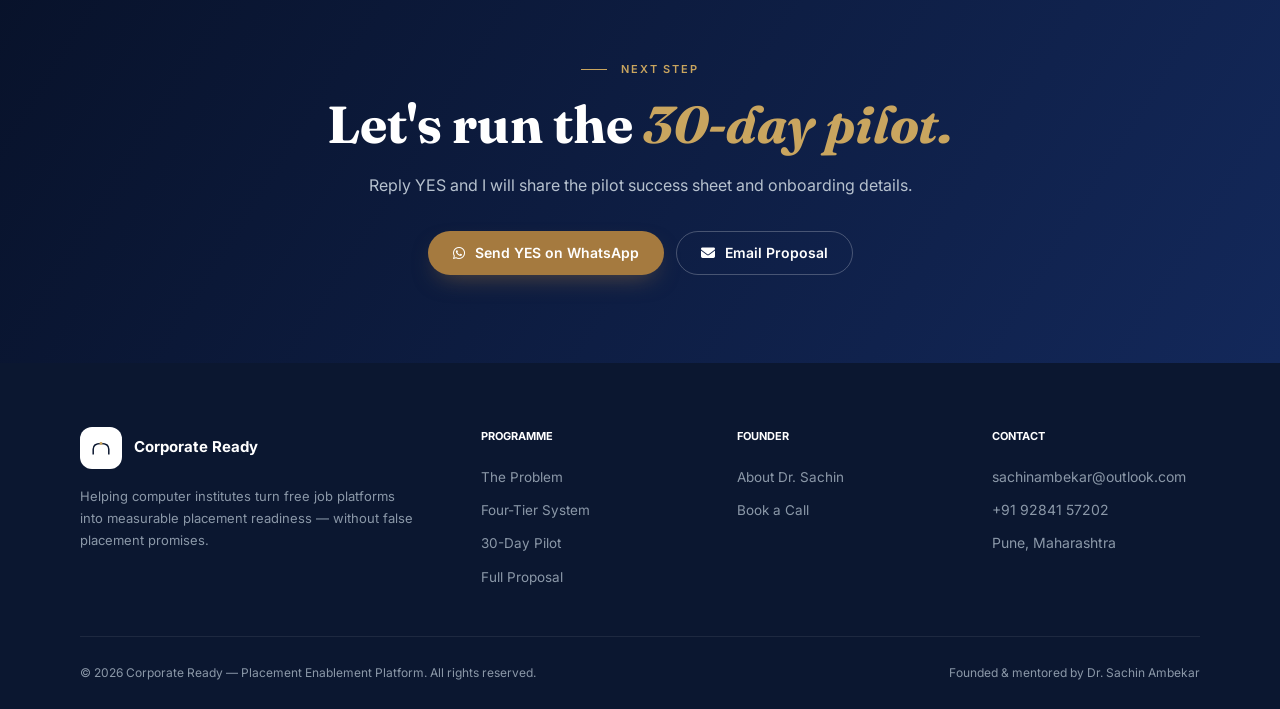
<file: proposal.html>
<!DOCTYPE html>
<html lang="en">
<head>
<meta charset="UTF-8" />
<meta name="viewport" content="width=device-width, initial-scale=1.0" />
<meta name="theme-color" content="#0B1730" />
<title>Partnership Proposal — Corporate Ready</title>
<meta name="description" content="White-labelled placement enablement partnership proposal for institutes. Four-Tier Opportunity System, Weekly Digest, Monthly Readiness Report, Interview Champ, and a 30-day pilot with measurable metrics." />
<link rel="preconnect" href="https://fonts.googleapis.com">
<link rel="preconnect" href="https://fonts.gstatic.com" crossorigin>
<link href="https://fonts.googleapis.com/css2?family=Fraunces:ital,opsz,wght@0,9..144,300..900;1,9..144,300..900&family=Inter:wght@400;500;600;700;800&display=swap" rel="stylesheet">
<link rel="stylesheet" href="https://cdnjs.cloudflare.com/ajax/libs/font-awesome/6.5.0/css/all.min.css">
<link rel="stylesheet" href="styles.css">
</head>
<body>

<nav class="nav">
  <div class="nav-inner">
    <a href="index.html" class="brand">
      <span class="brand-mark"><svg viewBox="0 0 40 40" fill="none"><path d="M7 31 V22 Q7 12.5 20 12.5 Q33 12.5 33 22 V31" stroke="currentColor" stroke-width="2.5" stroke-linecap="round"/><circle cx="20" cy="12.5" r="2.4" fill="#C9A55F"/></svg></span>
      <span class="brand-wordmark"><span class="brand-name">Corporate Ready</span><span class="brand-tag">Career Platform</span></span>
    </a>
    <ul class="nav-links">
      <li><a href="index.html#problem">Problem</a></li>
      <li><a href="index.html#system">System</a></li>
      <li><a href="index.html#pilot">Pilot</a></li>
      <li><a href="index.html#about">Founder</a></li>
      <li><a href="index.html#faq">FAQ</a></li>
      <li><a href="proposal.html" class="active">Proposal</a></li>
    </ul>
    <div class="nav-actions">
      <a href="https://wa.me/919284157202" target="_blank" class="btn btn-ghost"><i class="fab fa-whatsapp"></i> WhatsApp</a>
      <a href="index.html#contact" class="btn btn-primary">Book a Call</a>
      <button class="menu-toggle" id="menuToggle" aria-label="Menu"><i class="fas fa-bars"></i></button>
    </div>
  </div>
</nav>

<section class="hero">
  <div class="container">
    <div class="hero-utility">
      <div class="inst-field">
        <label for="instInput">Institute</label>
        <input id="instInput" type="text" value="Your Institute" placeholder="Enter institute name" autocomplete="off" spellcheck="false" />
      </div>
      <div class="hero-utility-actions">
        <button class="btn btn-ghost-light" id="copyBtn" type="button"><i class="fas fa-copy"></i> Copy Proposal</button>
        <button class="btn btn-gold" id="printBtn" type="button"><i class="fas fa-file-pdf"></i> Print / Save PDF</button>
      </div>
    </div>

    <div class="hero-inner">
      <div>
        <span class="eyebrow eyebrow-light">Partnership Proposal</span>
        <h1 class="hero-title">Your students don't need another job portal. They need an <em>Opportunity System.</em></h1>
        <p class="hero-sub">
          Corporate Ready runs the <strong>execution layer</strong> — profile completion, ATS-proofing, verified applications, mock interviews and a monthly readiness report — <strong>fully white-labelled for <span class="inst">Your Institute</span></strong>. Your staff forwards one WhatsApp message a week. Nothing else.
        </p>
        <div class="hero-ctas">
          <a href="#pilot" class="btn btn-accent btn-arrow">See the 30-Day Pilot</a>
          <a href="#system" class="btn btn-ghost-light">View the Four-Tier System</a>
        </div>
      </div>
      <div class="cred-card">
        <div class="cred-label">The Partnership Advantage</div>
        <div style="font-family:var(--serif);font-size:22px;font-weight:500;color:#fff;line-height:1.2;margin-bottom:8px;">Access is solved. <em style="color:var(--accent-2);font-style:italic;">Execution</em> is not.</div>
        <p style="font-size:12.5px;color:#B6C1CE;line-height:1.7;margin-bottom:22px;">A placement-readiness system that turns free platforms into measurable outcomes — without a single placement guarantee.</p>
        <div class="cred-stats">
          <div><div class="cred-stat-num">04</div><div class="cred-stat-label">Opportunity tiers</div></div>
          <div><div class="cred-stat-num">20<span>+</span></div><div class="cred-stat-label">Free platforms</div></div>
          <div><div class="cred-stat-num">3–5</div><div class="cred-stat-label">Verified application shots</div></div>
          <div><div class="cred-stat-num">100<span>%</span></div><div class="cred-stat-label">White-labelled</div></div>
        </div>
      </div>
    </div>
  </div>
</section>

<section class="section problem">
  <div class="container">
    <div class="section-head">
      <span class="eyebrow">The Problem</span>
      <h2 class="section-title">Anyone can share a link. Very few can deliver <em>completion.</em></h2>
      <p class="section-sub">The bottleneck is not access to platforms. Every student has the same links, the same resume, and the same lack of proof. The bottleneck is <strong style="color:var(--ink)">execution</strong>.</p>
    </div>
    <div class="problem-stats">
      <div class="problem-stat"><div class="problem-num">500–1,000</div><div class="problem-label">applications per entry-level IT role</div></div>
      <div class="problem-stat"><div class="problem-num">1–2%</div><div class="problem-label">application-to-offer conversion</div></div>
      <div class="problem-stat"><div class="problem-num">80–90%</div><div class="problem-label">resumes rejected by ATS</div></div>
      <div class="problem-stat"><div class="problem-num">61%</div><div class="problem-label">candidates never hear back</div></div>
    </div>
    <div class="problem-callout">
      <div class="problem-callout-icon"><i class="fas fa-triangle-exclamation"></i></div>
      <p><strong>Government data proves the gap:</strong> the National Career Service portal posted <strong>1.94 crore vacancies</strong> but recorded only <strong>35.23 lakh actual placements</strong>. If a government portal cannot convert access into outcomes at scale, a forwarded link definitely will not.</p>
    </div>
  </div>
</section>

<section class="section tiers" id="system">
  <div class="container">
    <div class="section-head">
      <span class="eyebrow">What You Get</span>
      <h2 class="section-title">The Four-Tier Opportunity System</h2>
      <p class="section-sub">One managed system. Four layers. Twenty-plus free platforms. Zero staff effort — all of it white-labelled for <span class="inst">Your Institute</span>.</p>
    </div>
    <div class="tier-grid">
      <article class="tier">
        <div class="tier-head"><div class="tier-badge">01</div><h3 class="tier-title">Credential Layer — Government Platforms</h3></div>
        <div class="tier-purpose">Trust · Verifiable credentials · Job fairs</div>
        <ul class="tier-list">
          <li><strong>National Career Service (NCS)</strong> — completed profile + job-fair registration</li>
          <li><strong>AICTE National Internship Portal</strong> — verified applications + QR-verifiable certificates</li>
          <li><strong>Skill India Digital Hub (SIDH)</strong> — AI-matched applications + NCVET-verified certification</li>
          <li><strong>PM Internship Scheme (PMIS)</strong> — paid internship applications</li>
          <li><strong>MY Bharat / NAPS</strong> — government internships &amp; apprenticeships</li>
        </ul>
        <div class="tier-foot">Reported monthly: <b>profiles completed, certificates issued, applications submitted.</b></div>
      </article>
      <article class="tier">
        <div class="tier-head"><div class="tier-badge">02</div><h3 class="tier-title">Interview Layer — Competitions &amp; Challenges</h3></div>
        <div class="tier-purpose">The fastest route to a real interview</div>
        <ul class="tier-list">
          <li><strong>Unstop</strong> — hackathons, hiring challenges and case competitions</li>
          <li>Structured team and solo challenges with live recruiter judging</li>
          <li>Shortlists tracked and reported back to the institute</li>
        </ul>
        <div class="tier-foot">Reported monthly: <b>students registered, challenges entered, shortlists received.</b></div>
      </article>
      <article class="tier">
        <div class="tier-head"><div class="tier-badge">03</div><h3 class="tier-title">Volume Layer — Active Openings</h3></div>
        <div class="tier-purpose">Weekly application discipline</div>
        <ul class="tier-list">
          <li><strong>Freshersworld</strong> — off-campus drives and walk-in interviews</li>
          <li><strong>Internshala</strong> — internship applications</li>
          <li><strong>WorkIndia / Job Hai</strong> — direct-to-HR contact for entry-level roles</li>
          <li><strong>ApplyMore</strong> — daily-refreshed entry-level IT openings</li>
          <li><strong>Cutshort / Instahyre / Wellfound</strong> — startup and tech roles</li>
        </ul>
        <div class="tier-foot">Reported monthly: <b>verified applications submitted per student.</b></div>
      </article>
      <article class="tier">
        <div class="tier-head"><div class="tier-badge">04</div><h3 class="tier-title">Readiness Layer — Proof-Building Tools</h3></div>
        <div class="tier-purpose">Make the resume survive the filter</div>
        <ul class="tier-list">
          <li><strong>Hopin</strong> — ATS-optimised resume built and scored</li>
          <li><strong>Forage</strong> — completed virtual internship as project proof</li>
          <li><strong>GitHub / LinkedIn</strong> — live portfolio and recruiter-optimised profile</li>
          <li><strong>Interview Champ</strong> — unlimited HR &amp; technical mock interviews</li>
        </ul>
        <div class="tier-foot">Reported monthly: <b>ATS resume score, portfolio completion, mock interviews done.</b></div>
      </article>
    </div>
  </div>
</section>

<section class="section deliver">
  <div class="container">
    <div class="section-head">
      <span class="eyebrow">What Lands in Your Inbox</span>
      <h2 class="section-title">Delivered weekly and monthly. Nothing for your staff to build.</h2>
    </div>
    <div class="deliver-grid">
      <article class="deliver-card">
        <span class="deliver-tag">Weekly</span>
        <h3 class="deliver-title">The Opportunity Digest — White-Labelled PDF</h3>
        <p class="deliver-desc">5–10 curated, verified, live links every week — government drives, walk-ins, hackathons, internships. Carries <strong>your</strong> logo and <strong>your</strong> name.</p>
        <ul class="deliver-list">
          <li>Government job fairs and AICTE internship drives</li>
          <li>Unstop hackathons and hiring challenges closing that week</li>
          <li>Freshersworld walk-ins and off-campus drives</li>
          <li>One readiness tip and one employer-facing tip</li>
        </ul>
      </article>
      <article class="deliver-card">
        <span class="deliver-tag">Monthly</span>
        <h3 class="deliver-title">The Readiness Report — White-Labelled Dashboard</h3>
        <p class="deliver-desc">A one-page dashboard you can show to management and parents. It is <strong>process proof</strong>, not a placement promise.</p>
        <ul class="deliver-list">
          <li>Students with completed NCS + AICTE profiles</li>
          <li>ATS-optimised resumes completed</li>
          <li>Verified applications submitted</li>
          <li>Students shortlisted in Unstop challenges</li>
          <li>Mock interviews completed with written feedback</li>
          <li>QR-verified Virtual Project Experience Certificates issued</li>
        </ul>
      </article>
    </div>
  </div>
</section>

<section class="section honesty">
  <div class="container">
    <div class="section-head">
      <span class="eyebrow">The Honesty Slide</span>
      <h2 class="section-title">We will never sell you a placement number. <em>Here's why</em> that protects you.</h2>
      <p class="section-sub">No honest partner can guarantee a job — not even a full degree does. Any provider promising 100% placement is selling you a risk you will pay for later.</p>
    </div>
    <div class="honesty-grid">
      <div class="honesty-col yes">
        <div class="honesty-head"><i class="fas fa-check-circle"></i> We guarantee in writing</div>
        <ul class="honesty-list">
          <li>Every eligible student completes a live, ATS-optimised profile on NCS, AICTE and one private platform</li>
          <li><strong>3–5 verified application opportunities</strong> per eligible student to live, interview-bearing drives, walk-ins, job fairs and hiring challenges</li>
          <li><strong>2 documented mock interviews</strong> per student with written feedback</li>
          <li>A <strong>QR-verified Virtual Project Experience Certificate</strong> — self-completed project, clearly labelled, no employer name</li>
          <li>A <strong>monthly readiness report</strong> you can show parents and management</li>
        </ul>
      </div>
      <div class="honesty-col no">
        <div class="honesty-head"><i class="fas fa-times-circle"></i> We do not guarantee</div>
        <ul class="honesty-list">
          <li>A job offer</li>
          <li>A specific number of final selections</li>
          <li>A specific salary package</li>
          <li>A named employer on the certificate</li>
          <li>A placement percentage</li>
        </ul>
      </div>
    </div>
    <div class="honesty-note">
      <div class="problem-callout-icon" style="background:var(--green);color:#fff;border-color:var(--green);"><i class="fas fa-shield-halved"></i></div>
      <p><strong>Student data, consent, and no-logo policy.</strong> Interview Champ runs entirely in the student's browser — answers and results never leave the device. Student data used for any employer-facing module is processed <strong>only on the institute's written authorisation</strong>. The institute remains the data owner. Corporate Ready will <strong>never display a company logo or name</strong> unless that company has actually hired a student through the institute's own placement efforts.</p>
    </div>
  </div>
</section>

<section class="section champ">
  <div class="container">
    <div class="section-head">
      <span class="eyebrow">The Feature Students Ask For Most</span>
      <h2 class="section-title">Interview Champ — free, unlimited <em>audio</em> mock interviews.</h2>
    </div>
    <article class="champ-card">
      <div class="champ-badge">⭐ Most Wanted by Students</div>
      <div class="champ-top">
        <div class="champ-icon"><svg viewBox="0 0 24 24" fill="none" stroke="currentColor" stroke-width="1.8"><rect x="9" y="2" width="6" height="12" rx="3"/><path d="M5 10a7 7 0 0 0 14 0"/><line x1="12" y1="17" x2="12" y2="22"/></svg></div>
        <div>
          <h3 class="champ-title">500+ Technical &amp; HR Questions. Read Aloud. Practised Aloud.</h3>
          <p class="champ-desc">500+ questions across AI/ML, Cloud, Software Engineering, Cybersecurity, UI/UX. Students listen to the question, speak their answer, then reveal and hear the ideal answer. <strong>No faculty time. No per-student cost. No signup.</strong></p>
        </div>
      </div>
      <ul class="champ-bullets">
        <li><strong>500+ questions</strong> — HR and technical Q&amp;As across 6 domains.</li>
        <li>Reads questions aloud in Indian-English voice.</li>
        <li>Students practise speaking before revealing the answer.</li>
        <li>Reads the ideal answer aloud for pronunciation.</li>
        <li>Works in all modern browsers — no app, no signup.</li>
        <li><strong>Zero AI APIs</strong> — runs on browser text-to-speech.</li>
      </ul>
      <div class="champ-free"><i class="fas fa-check"></i> Free for every student in your batch</div>
    </article>
  </div>
</section>

<section class="section pilot" id="pilot">
  <div class="container">
    <div class="section-head">
      <span class="eyebrow">The Offer</span>
      <h2 class="section-title">Start with a <em>30-day pilot</em> on one batch. Judge us on the report.</h2>
    </div>
    <div class="pilot-card">
      <div class="pilot-head">
        <div class="pilot-head-text">
          <h3>One batch. Thirty students. Thirty days. Written metrics.</h3>
          <p>If the readiness report does not meet the agreed metrics, you do not continue and you do not pay the balance. No placement-percentage clause. No MoU trap.</p>
        </div>
        <span class="pilot-pill"><i class="fas fa-shield-halved"></i> Low-risk pilot</span>
      </div>
      <ul class="pilot-metrics">
        <li><span class="pilot-num">80%</span><span class="pilot-label">of students with completed NCS + AICTE profiles</span></li>
        <li><span class="pilot-num">80%</span><span class="pilot-label">with ATS-optimised resumes</span></li>
        <li><span class="pilot-num">2</span><span class="pilot-label">mock interviews per student with written feedback</span></li>
        <li><span class="pilot-num">4</span><span class="pilot-label">weekly Opportunity Digests delivered</span></li>
        <li><span class="pilot-num">20+</span><span class="pilot-label">verified job alerts shared</span></li>
        <li><span class="pilot-num">1</span><span class="pilot-label">real virtual project cycle started</span></li>
        <li><span class="pilot-num">1</span><span class="pilot-label">monthly readiness report delivered</span></li>
        <li><span class="pilot-num">₹0</span><span class="pilot-label">balance payable if metrics are not met</span></li>
      </ul>
      <div class="pilot-exit">
        <div class="problem-callout-icon"><i class="fas fa-triangle-exclamation"></i></div>
        <p><strong>We will not sign a placement-percentage clause.</strong> Not in a pilot, not in an MoU. Government schemes carry penal provisions; private MoUs become disputes. Our written guarantee is process, not outcome — and that is exactly why it is enforceable.</p>
      </div>
      <p class="pilot-eligible"><strong>Eligibility rule:</strong> Pilot metrics are measured on <strong>eligible students</strong> — those who attend onboarding and respond to at least one outreach within 7 days. Students who do not respond are reported separately and excluded from the percentage calculations. This is fair to both sides and standard practice for any training programme.</p>
    </div>
  </div>
</section>

<section class="section pricing" id="pricing">
  <div class="container">
    <div class="section-head">
      <span class="eyebrow">Commercials</span>
      <h2 class="section-title">One simple <em>monthly</em> price.</h2>
      <p class="section-sub">No setup fee. No hidden charges. Cancel anytime. All deliverables included in this single price.</p>
    </div>
    <div class="price-box">
      <div>
        <div class="price-label">All-Inclusive Plan</div>
        <div class="price-amount">
          <span class="cur">₹</span>
          <span class="val">9,500</span>
          <span class="per">/ month</span>
        </div>
        <p class="price-note">White-labelled for <span class="inst">Your Institute</span>. Pilot pricing on request.</p>
      </div>
      <ul class="price-list">
        <li class="star-item"><span class="tick">✓</span> <strong>Interview Champ</strong> — unlimited audio mock interviews (500+ Tech &amp; HR Q&amp;As) for every student</li>
        <li><span class="tick">✓</span> 2 live sessions per month + recorded lecture library access</li>
        <li><span class="tick">✓</span> <strong>Weekly Opportunity Digest</strong> — white-labelled PDF, 5–10 verified links</li>
        <li><span class="tick">✓</span> <strong>Monthly Readiness Report</strong> — white-labelled dashboard for management &amp; parents</li>
        <li><span class="tick">✓</span> Four-Tier System: Government, Competition, Volume, Readiness</li>
        <li><span class="tick">✓</span> Placement alerts to your WhatsApp group (twice a week)</li>
        <li><span class="tick">✓</span> Student portal with your institute branding</li>
        <li><span class="tick">✓</span> Virtual project + Experience Letter + QR-verified Certificate</li>
        <li><span class="tick">✓</span> Admin Control Center with Holistic Engagement Gauge</li>
        <li><span class="tick">✓</span> Automated CSV activity and engagement reports</li>
        <li><span class="tick">✓</span> GitHub &amp; LinkedIn profile optimization for students</li>
      </ul>
    </div>
    <div class="trust-row">
      <span class="trust-chip">No setup fee</span>
      <span class="trust-chip">Cancel anytime</span>
      <span class="trust-chip">Free onboarding</span>
      <span class="trust-chip">100% white-labelled</span>
      <span class="trust-chip">30-day pilot available</span>
    </div>
  </div>
</section>

<section class="section why">
  <div class="container">
    <div class="section-head">
      <span class="eyebrow">Why This Works</span>
      <h2 class="section-title">Built for <span class="inst">Your Institute</span>.</h2>
    </div>
    <div class="why-grid">
      <div class="why-card"><div class="why-icon"><i class="fas fa-bolt"></i></div><h4 class="why-title">24/7 Student Practice</h4><p class="why-desc">Interview Champ gives every student unlimited audio mock interviews — free, self-serve, at zero extra cost.</p></div>
      <div class="why-card"><div class="why-icon"><i class="fas fa-tags"></i></div><h4 class="why-title">Zero Extra Workload</h4><p class="why-desc">We research, curate, verify and deliver. Your staff forwards one WhatsApp message a week.</p></div>
      <div class="why-card"><div class="why-icon"><i class="fas fa-award"></i></div><h4 class="why-title">Your Brand Everywhere</h4><p class="why-desc">Portal, digest, readiness report and certificates all carry your institute's name and logo.</p></div>
      <div class="why-card"><div class="why-icon"><i class="fas fa-chart-line"></i></div><h4 class="why-title">Execution, Not Access</h4><p class="why-desc">We close the gap between "registered on NCS" and "submitted and shortlisted".</p></div>
      <div class="why-card"><div class="why-icon"><i class="fas fa-magnet"></i></div><h4 class="why-title">Admission Magnet</h4><p class="why-desc">A visible readiness report makes your institute easier to market to parents during admissions.</p></div>
      <div class="why-card"><div class="why-icon"><i class="fas fa-shield-halved"></i></div><h4 class="why-title">Honest by Design</h4><p class="why-desc">We write down what we guarantee and what we don't. You can show this to management without a legal review.</p></div>
    </div>
  </div>
</section>

<section class="cta-banner">
  <div class="container">
    <span class="eyebrow eyebrow-light">Next Step</span>
    <h2 class="cta-title">Let's run the <em>30-day pilot.</em></h2>
    <p class="cta-sub">Reply YES and I will share the pilot success sheet and onboarding details.</p>
    <div class="cta-actions">
      <a href="https://wa.me/919284157202?text=Hi%20Dr.%20Sachin%2C%20I%20am%20interested%20in%20the%20Corporate%20Ready%2030-day%20pilot." target="_blank" class="btn btn-accent"><i class="fab fa-whatsapp"></i> Send YES on WhatsApp</a>
      <a href="mailto:sachinambekar@outlook.com?subject=Corporate%20Ready%2030-Day%20Pilot" class="btn btn-ghost-light"><i class="fas fa-envelope"></i> Email Proposal</a>
    </div>
  </div>
</section>

<footer class="footer">
  <div class="container">
    <div class="footer-grid">
      <div>
        <div class="footer-logo">
          <span class="footer-logo-mark"><svg viewBox="0 0 40 40" fill="none" width="24" height="24"><path d="M7 31 V22 Q7 12.5 20 12.5 Q33 12.5 33 22 V31" stroke="currentColor" stroke-width="2.5"/><circle cx="20" cy="12.5" r="2.4" fill="#C9A55F"/></svg></span>
          <div><div class="footer-brand-name">Corporate Ready</div></div>
        </div>
        <p class="footer-desc">Helping computer institutes turn free job platforms into measurable placement readiness — without false placement promises.</p>
      </div>
      <div><h4 class="footer-col-title">Programme</h4><ul class="footer-links"><li><a href="index.html#problem">The Problem</a></li><li><a href="index.html#system">Four-Tier System</a></li><li><a href="index.html#pilot">30-Day Pilot</a></li><li><a href="proposal.html">Full Proposal</a></li></ul></div>
      <div><h4 class="footer-col-title">Founder</h4><ul class="footer-links"><li><a href="index.html#about">About Dr. Sachin</a></li><li><a href="index.html#contact">Book a Call</a></li></ul></div>
      <div><h4 class="footer-col-title">Contact</h4><ul class="footer-links"><li>sachinambekar@outlook.com</li><li>+91 92841 57202</li><li>Pune, Maharashtra</li></ul></div>
    </div>
    <div class="footer-bottom">
      <div>© <span id="year"></span> Corporate Ready — Placement Enablement Platform. All rights reserved.</div>
      <div>Founded &amp; mentored by Dr. Sachin Ambekar</div>
    </div>
  </div>
</footer>

<div class="toast" id="toast" role="status" aria-live="polite">Copied to clipboard</div>

<script>
(function(){
  "use strict";
  document.getElementById("year").textContent = new Date().getFullYear();

  const CONFIG = { instituteName:"Your Institute", phoneDisplay:"+91 92841 57202", phoneDigits:"919284157202", email:"sachinambekar@outlook.com", price:"9,500" };
  const instInput = document.getElementById("instInput");
  const toast = document.getElementById("toast");
  const copyBtn = document.getElementById("copyBtn");
  const printBtn = document.getElementById("printBtn");
  const menuToggle = document.getElementById("menuToggle");
  const navLinks = document.querySelector(".nav-links");

  let toastTimer = null;
  function showToast(msg) { toast.textContent = msg; toast.classList.add("show"); clearTimeout(toastTimer); toastTimer = setTimeout(() => toast.classList.remove("show"), 2600); }
  function currentName() { const v = (instInput.value || "").trim(); return v.length ? v : CONFIG.instituteName; }
  function applyInstituteName() {
    const name = currentName();
    document.querySelectorAll(".inst").forEach(el => el.textContent = name);
    document.title = "Partnership Proposal — " + name + " × Corporate Ready";
  }
  instInput.addEventListener("input", applyInstituteName);
  instInput.addEventListener("change", applyInstituteName);

  if (menuToggle) {
    menuToggle.addEventListener("click", () => {
      const open = navLinks.style.display === "flex";
      navLinks.style.display = open ? "none" : "flex";
      if (!open) Object.assign(navLinks.style, {position:"absolute",top:"100%",left:"0",right:"0",background:"#fff",flexDirection:"column",padding:"24px",borderBottom:"1px solid #E6E1D5",gap:"18px"});
    });
  }

  document.querySelectorAll('a[href^="#"]').forEach(a => {
    a.addEventListener("click", e => {
      const href = a.getAttribute("href");
      if (href === "#") return;
      const t = document.querySelector(href);
      if (t) { e.preventDefault(); t.scrollIntoView({behavior:"smooth",block:"start"}); }
    });
  });

  function buildPlainText() {
    const name = currentName();
    return "🚀 *Partnership Proposal for " + name + "*\n" +
"*Corporate Ready — Your students don't need another job portal. They need an Opportunity System.*\n\n" +
"Hello Team " + name + ",\n\n" +
"I am reaching out from *Corporate Ready* — a white-label placement enablement platform. We help computer institutes turn free job platforms into measurable placement readiness — without extra work for staff, and without false placement guarantees.\n\n" +
"*THE PROBLEM*\n" +
"• 500–1,000 applications per entry-level IT role\n" +
"• 1–2% application-to-offer conversion\n" +
"• 80–90% of resumes rejected by ATS before a human reads them\n" +
"• 61% of candidates never hear back\n" +
"NCS portal posted 1.94 crore vacancies but recorded only 35.23 lakh placements. Access is solved. *Execution is not.*\n\n" +
"*FOUR-TIER OPPORTUNITY SYSTEM*\n\n" +
"*Tier 1 — Credential (Government)*\n" +
"• NCS — completed profile + job-fair registration\n" +
"• AICTE National Internship Portal — verified applications + QR certificates\n" +
"• Skill India Digital Hub — AI-matched applications + NCVET certification\n" +
"• PM Internship Scheme — paid internship applications\n" +
"• MY Bharat / NAPS — government internships & apprenticeships\n\n" +
"*Tier 2 — Interview (Competitions)*\n" +
"• Unstop — hackathons, hiring challenges, case competitions\n" +
"• Shortlists tracked and reported back\n\n" +
"*Tier 3 — Volume (Active Openings)*\n" +
"• Freshersworld — off-campus & walk-ins\n" +
"• Internshala — internship applications\n" +
"• WorkIndia / Job Hai — direct-to-HR entry-level roles\n" +
"• ApplyMore — daily entry-level IT openings\n" +
"• Cutshort / Instahyre / Wellfound — startup & tech roles\n\n" +
"*Tier 4 — Readiness (Proof-Building)*\n" +
"• Hopin — ATS-optimised resume scored\n" +
"• Forage — virtual internship project proof\n" +
"• GitHub / LinkedIn — portfolio & profile\n" +
"• Interview Champ — unlimited audio mock interviews (500+ Q&As), FREE\n\n" +
"*WHAT LANDS IN YOUR INBOX*\n" +
"Weekly: White-labelled Opportunity Digest (PDF, 5–10 verified live links)\n" +
"Monthly: White-labelled Readiness Report (process proof for management & parents)\n\n" +
"*WE GUARANTEE IN WRITING*\n" +
"✓ Every eligible student completes ATS-optimised profile on NCS, AICTE & one private platform\n" +
"✓ 3–5 verified APPLICATION opportunities per eligible student to live, interview-bearing drives, walk-ins, job fairs and hiring challenges\n" +
"✓ 2 documented mock interviews per student with written feedback\n" +
"✓ QR-verified Virtual Project Experience Certificate — self-completed project, clearly labelled, no employer name\n" +
"✓ Monthly readiness report you can show parents\n\n" +
"*WE DO NOT GUARANTEE*\n" +
"✕ A job offer\n" +
"✕ A specific number of selections\n" +
"✕ A specific salary package\n" +
"✕ A named employer on the certificate\n" +
"✕ A placement percentage\n\n" +
"*INTERVIEW CHAMP — FREE FOR EVERY STUDENT*\n" +
"• 500+ Technical & HR questions across 6 domains\n" +
"• Reads questions aloud in Indian-English voice\n" +
"• Students practise speaking before revealing the answer\n" +
"• Works in all browsers — no app, no signup, no cost\n" +
"• Zero AI APIs — runs on browser TTS\n" +
"• Student data stays on their device\n\n" +
"*30-DAY PILOT*\n" +
"One batch. 30 students. 30 days. Written success sheet agreed up front.\n" +
"• 80% completed NCS + AICTE profiles\n" +
"• 80% ATS-optimised resumes\n" +
"• 2 mock interviews per student\n" +
"• 4 weekly Opportunity Digests delivered\n" +
"• 20+ verified job alerts shared\n" +
"• 1 virtual project cycle started\n" +
"• 1 monthly readiness report delivered\n" +
"• If metrics are not met, you do not pay the balance\n\n" +
"*Eligibility Rule:* Metrics are measured on eligible students — those who attend onboarding and respond within 7 days. Non-responders are reported separately.\n\n" +
"*COMMERCIAL*\n" +
"₹" + CONFIG.price + " per month. All deliverables included. No setup fee. No hidden charges. Cancel anytime.\n\n" +
"*DATA, CONSENT & NO-LOGO POLICY*\n" +
"Interview Champ runs entirely in the student's browser — answers never leave the device. Student data for employer-facing modules is processed only on the institute's written authorisation. The institute remains the data owner. Corporate Ready will NEVER display a company logo or name unless that company has actually hired a student through the institute's own placement efforts.\n\n" +
"*NEXT STEP*\n" +
"Reply *YES* and I will share the pilot success sheet and onboarding details — including a live demo of Interview Champ with your students.\n\n" +
"📧 " + CONFIG.email + "\n" +
"📞 " + CONFIG.phoneDisplay + "\n" +
"📍 Pune, Maharashtra\n\n" +
"Best Regards,\n" +
"*Dr. Sachin Ambekar*\n" +
"Founder, Corporate Ready\n" +
"PhD · MBA";
  }

  async function copyText(text) {
    try {
      if (navigator.clipboard && window.isSecureContext) { await navigator.clipboard.writeText(text); return true; }
      const ta = document.createElement("textarea");
      ta.value = text; ta.style.position = "fixed"; ta.style.left = "-9999px";
      document.body.appendChild(ta); ta.select();
      try { return document.execCommand("copy"); } finally { ta.remove(); }
    } catch (e) { return false; }
  }

  copyBtn.addEventListener("click", async () => {
    const ok = await copyText(buildPlainText());
    if (ok) {
      showToast("✅ Proposal copied — paste it on WhatsApp");
      const orig = copyBtn.innerHTML;
      copyBtn.innerHTML = '<i class="fas fa-check"></i> Copied!';
      setTimeout(() => copyBtn.innerHTML = orig, 2000);
    } else { showToast("❌ Copy failed — please select manually"); }
  });

  printBtn.addEventListener("click", () => window.print());

  instInput.value = CONFIG.instituteName;
  applyInstituteName();
})();
</script>
</body>
</html>
</file>
<file: styles.css>
/* ============================================================
   CORPORATE READY — SHARED STYLES
   ============================================================ */
:root {
  --ink:#0B1730; --ink-2:#14213D; --ink-3:#3E4A5F; --ink-4:#6A7689; --ink-5:#A2AAB8;
  --canvas:#F7F5F0; --surface:#FFFFFF; --surface-2:#F1EDE3;
  --line:#E6E1D5; --line-2:#F0ECE0; --line-str:#D8D1C0;
  --accent:#A57A3F; --accent-2:#C9A55F; --accent-3:#E2C68A; --accent-pale:#F5EEDD; --accent-line:#E6D3AE;
  --green:#1E7A5A; --green-pale:#EDF6F2; --red:#A94E32; --red-pale:#FBEFE8;
  --serif:'Fraunces', Georgia, 'Times New Roman', serif;
  --sans:'Inter', -apple-system, BlinkMacSystemFont, 'Segoe UI', sans-serif;
  --r-sm:10px; --r-md:16px; --r-lg:22px; --r-xl:32px;
  --sh-sm:0 1px 2px rgba(11,23,48,.04), 0 2px 8px rgba(11,23,48,.04);
  --sh-md:0 4px 12px rgba(11,23,48,.05), 0 12px 32px rgba(11,23,48,.06);
  --sh-lg:0 20px 60px -20px rgba(11,23,48,.15), 0 8px 24px -8px rgba(11,23,48,.08);
  --container:1200px;
  --pad:clamp(20px, 4vw, 40px);
  --section:clamp(60px, 8vw, 100px);
}
*,*::before,*::after{margin:0;padding:0;box-sizing:border-box}
html{scroll-behavior:smooth;scroll-padding-top:90px}
body{font-family:var(--sans);font-size:16px;line-height:1.65;color:var(--ink-3);background:var(--canvas);-webkit-font-smoothing:antialiased;overflow-x:hidden}
a{color:inherit;text-decoration:none}
img{max-width:100%;display:block}
button{font:inherit;cursor:pointer;border:none;background:none;color:inherit}
input,textarea{font:inherit}
svg{display:block}
::selection{background:var(--accent);color:#fff}
.container{max-width:var(--container);margin:0 auto;padding:0 var(--pad)}

.eyebrow{display:inline-flex;align-items:center;gap:14px;font-size:11px;font-weight:600;letter-spacing:.18em;text-transform:uppercase;color:var(--accent)}
.eyebrow::before{content:'';width:26px;height:1px;background:var(--accent)}
.eyebrow-light{color:var(--accent-2)}
.eyebrow-light::before{background:var(--accent-2)}

.btn{display:inline-flex;align-items:center;justify-content:center;gap:10px;padding:14px 24px;font-size:14px;font-weight:600;border-radius:999px;transition:all .3s cubic-bezier(.2,.7,.2,1);white-space:nowrap;border:1px solid transparent;cursor:pointer;line-height:1}
.btn-primary{background:var(--ink);color:#fff}
.btn-primary:hover{background:var(--ink-2);transform:translateY(-2px);box-shadow:0 14px 30px -10px rgba(11,23,48,.4)}
.btn-accent{background:var(--accent);color:#fff;box-shadow:0 10px 24px -10px rgba(165,122,63,.55)}
.btn-accent:hover{background:#8F6934;transform:translateY(-2px)}
.btn-ghost{background:transparent;color:var(--ink);border:1px solid var(--line-str)}
.btn-ghost:hover{background:var(--ink);color:#fff;border-color:var(--ink)}
.btn-ghost-light{background:transparent;color:#fff;border:1px solid rgba(255,255,255,.24)}
.btn-ghost-light:hover{background:#fff;color:var(--ink)}
.btn-arrow::after{content:'→';transition:transform .3s}
.btn-arrow:hover::after{transform:translateX(4px)}
.btn-gold{background:var(--accent);color:#fff;border:1px solid var(--accent);box-shadow:0 10px 24px -10px rgba(165,122,63,.55)}

/* NAV */
.nav{position:fixed;top:0;left:0;right:0;z-index:1000;background:rgba(255,255,255,.94);backdrop-filter:saturate(180%) blur(20px);border-bottom:1px solid rgba(230,225,213,.65)}
.nav-inner{display:flex;align-items:center;justify-content:space-between;height:74px;max-width:var(--container);margin:0 auto;padding:0 var(--pad);gap:24px}
.brand{display:flex;align-items:center;gap:12px;flex-shrink:0}
.brand-mark{width:42px;height:42px;display:grid;place-items:center;border-radius:12px;background:var(--ink);color:#fff;box-shadow:0 6px 16px -6px rgba(11,23,48,.45)}
.brand-mark svg{width:24px;height:24px}
.brand-wordmark{display:flex;flex-direction:column;line-height:1.15}
.brand-name{font-size:15px;font-weight:700;color:var(--ink);white-space:nowrap}
.brand-tag{font-size:10px;font-weight:500;color:var(--ink-4);letter-spacing:.07em;text-transform:uppercase;margin-top:2px}
.nav-links{display:flex;align-items:center;gap:26px;list-style:none;flex:1;justify-content:center}
.nav-links a{font-size:14px;font-weight:500;color:var(--ink-3);transition:color .2s}
.nav-links a:hover{color:var(--ink)}
.nav-links a.active{color:var(--accent);font-weight:700}
.nav-actions{display:flex;align-items:center;gap:10px;flex-shrink:0}
.nav-actions .btn{padding:11px 20px;font-size:13px}
.menu-toggle{display:none;width:40px;height:40px;border-radius:10px;border:1px solid var(--line);color:var(--ink);font-size:16px;place-items:center}

/* HERO */
.hero{position:relative;background:linear-gradient(119deg,#08122A 0%,#0E1D3F 55%,#162A54 100%);color:#fff;padding:140px 0 90px;overflow:hidden}
.hero-inner{display:grid;grid-template-columns:1.15fr .85fr;gap:64px;align-items:center}
.hero-title{font-family:var(--serif);font-size:clamp(38px,5.4vw,68px);line-height:1.02;letter-spacing:-.035em;color:#fff;margin:22px 0 26px}
.hero-title em{font-style:italic;font-weight:500;color:var(--accent-2)}
.hero-sub{font-size:16px;line-height:1.7;color:#B6C1CE;max-width:560px;margin-bottom:32px}
.hero-sub strong{color:#fff;font-weight:600}
.hero-sub .inst{color:var(--accent-2);font-weight:700}
.hero-ctas{display:flex;flex-wrap:wrap;gap:12px;margin-bottom:32px}
.hero-trust{display:flex;align-items:center;gap:14px;padding-top:24px;border-top:1px solid rgba(255,255,255,.1);font-size:13px;color:#8C99AA}
.hero-trust-dots{letter-spacing:4px;color:var(--accent-2);font-size:18px}

.hero-founder{display:inline-flex;align-items:center;gap:14px;padding:8px 18px 8px 8px;border-radius:999px;background:rgba(255,255,255,.06);border:1px solid rgba(255,255,255,.13);margin-bottom:22px}
.hero-avatar{width:44px;height:44px;border-radius:50%;overflow:hidden;flex-shrink:0;border:2px solid var(--accent-2);background:linear-gradient(135deg,#20385F,#0B1730)}
.hero-avatar img{width:100%;height:100%;object-fit:cover;object-position:center top}
.hero-founder-text{display:flex;flex-direction:column;line-height:1.2}
.hero-founder-name{font-size:13px;font-weight:600;color:#fff}
.hero-founder-role{font-size:11px;color:#8C99AA}

.hero-utility{display:flex;flex-wrap:wrap;justify-content:space-between;align-items:center;gap:14px;padding-bottom:22px;margin-bottom:30px;border-bottom:1px solid rgba(255,255,255,.1)}
.inst-field{display:flex;align-items:center;gap:12px;flex:0 1 360px;min-width:230px;padding:10px 14px;border:1px solid rgba(255,255,255,.16);border-radius:12px;background:rgba(255,255,255,.06)}
.inst-field label{flex:0 0 auto;color:var(--accent-2);font-size:9px;font-weight:800;letter-spacing:.14em;text-transform:uppercase}
.inst-field input{width:100%;min-width:0;padding:3px 0;color:#fff;border:0;border-bottom:1px dashed rgba(255,255,255,.3);background:transparent;font-size:13px;font-weight:700;outline:none}
.inst-field input:focus{border-bottom-color:var(--accent-2)}
.hero-utility-actions{display:flex;gap:8px;flex-wrap:wrap}

.cred-card{position:relative;background:linear-gradient(154deg,rgba(255,255,255,.09),rgba(255,255,255,.03));border:1px solid rgba(255,255,255,.14);border-radius:var(--r-lg);padding:28px;backdrop-filter:blur(14px);box-shadow:var(--sh-lg)}
.cred-label{display:flex;align-items:center;gap:12px;font-size:10px;font-weight:700;letter-spacing:.2em;text-transform:uppercase;color:var(--accent-2);margin-bottom:22px}
.cred-stats{display:grid;grid-template-columns:1fr 1fr;gap:20px 26px}
.cred-stat-num{font-family:var(--serif);font-size:32px;font-weight:500;color:#fff;line-height:1;margin-bottom:6px}
.cred-stat-num span{color:var(--accent-2);font-size:.6em}
.cred-stat-label{font-size:11px;color:#8C99AA;line-height:1.5}

/* TRUST STRIP */
.trust-strip{background:var(--surface);border-bottom:1px solid var(--line);padding:22px 0}
.trust-inner{display:flex;flex-wrap:wrap;justify-content:space-between;align-items:center;gap:20px 32px}
.trust-item{display:flex;align-items:center;gap:11px;font-size:13px;font-weight:500;color:var(--ink-3)}
.trust-item i{color:var(--accent);font-size:14px}

/* SECTION BASE */
.section{padding:var(--section) 0}
.section-head{max-width:800px;margin-bottom:48px}
.section-title{font-family:var(--serif);font-size:clamp(30px,4vw,50px);line-height:1.08;letter-spacing:-.03em;color:var(--ink);margin:18px 0}
.section-title em{font-style:italic;font-weight:500;color:var(--accent)}
.section-sub{font-size:16px;line-height:1.7;color:var(--ink-4);max-width:640px}

/* PROBLEM */
.problem{background:var(--surface)}
.problem-stats{display:grid;grid-template-columns:repeat(4,1fr);gap:1px;background:var(--line);border:1px solid var(--line);border-radius:var(--r-lg);overflow:hidden;margin-bottom:24px}
.problem-stat{background:var(--surface);padding:28px 24px;position:relative}
.problem-stat::before{content:'';position:absolute;top:0;left:0;right:0;height:3px;background:linear-gradient(90deg,var(--red),#D67D5F)}
.problem-num{font-family:var(--serif);font-size:clamp(26px,3vw,36px);font-weight:500;color:var(--red);line-height:1;margin-bottom:10px}
.problem-label{font-size:12.5px;line-height:1.55;color:var(--ink-4);font-weight:500}
.problem-callout{display:flex;gap:16px;padding:20px 24px;background:var(--red-pale);border:1px solid rgba(169,78,50,.16);border-radius:var(--r-md)}
.problem-callout-icon{flex-shrink:0;width:40px;height:40px;border-radius:11px;background:#fff;border:1px solid rgba(169,78,50,.2);color:var(--red);display:grid;place-items:center;font-size:15px}
.problem-callout p{font-size:13.5px;line-height:1.7;color:#6C4B3F}
.problem-callout strong{color:#4A2E24;font-weight:700}

/* FOUR-TIER */
.tiers{background:var(--canvas)}
.tier-grid{display:grid;grid-template-columns:repeat(2,1fr);gap:20px}
.tier{background:var(--surface);border:1px solid var(--line);border-radius:var(--r-lg);padding:28px;position:relative;transition:all .35s}
.tier:hover{transform:translateY(-4px);border-color:var(--accent-line);box-shadow:var(--sh-md)}
.tier-head{display:flex;align-items:center;gap:14px;margin-bottom:8px}
.tier-badge{flex:0 0 46px;width:46px;height:46px;border-radius:13px;display:grid;place-items:center;color:#fff;font-family:var(--serif);font-size:16px;font-weight:600;background:linear-gradient(145deg,var(--ink-2),var(--ink))}
.tier:nth-child(2) .tier-badge{background:linear-gradient(145deg,#7A5A17,var(--accent-2))}
.tier:nth-child(3) .tier-badge{background:linear-gradient(145deg,#0B5A45,var(--green))}
.tier:nth-child(4) .tier-badge{background:linear-gradient(145deg,#4B3A78,#7A69B8)}
.tier-title{font-size:16.5px;font-weight:700;color:var(--ink);line-height:1.3}
.tier-purpose{font-size:10.5px;font-weight:600;letter-spacing:.14em;text-transform:uppercase;color:var(--accent);margin-bottom:18px;padding-left:60px}
.tier-list{list-style:none;display:flex;flex-direction:column;gap:8px}
.tier-list li{position:relative;padding-left:20px;font-size:13.5px;line-height:1.55;color:var(--ink-3)}
.tier-list li::before{content:'';position:absolute;left:2px;top:8px;width:5px;height:5px;border-radius:50%;background:var(--accent)}
.tier-list strong{color:var(--ink);font-weight:600}
.tier-foot{margin-top:18px;padding-top:14px;border-top:1px dashed var(--line);font-size:12px;color:var(--ink-4)}
.tier-foot b{color:var(--accent);font-weight:600}

/* DELIVERABLES */
.deliver{background:var(--surface)}
.deliver-grid{display:grid;grid-template-columns:1fr 1fr;gap:22px}
.deliver-card{background:var(--surface);border:1px solid var(--line);border-radius:var(--r-lg);padding:28px;position:relative;transition:all .35s}
.deliver-card:hover{border-color:var(--accent-line);box-shadow:var(--sh-md);transform:translateY(-3px)}
.deliver-tag{display:inline-flex;padding:6px 12px;border-radius:999px;background:var(--accent-pale);color:var(--accent);font-size:10px;font-weight:700;text-transform:uppercase;margin-bottom:16px}
.deliver-title{font-size:18px;font-weight:700;color:var(--ink);line-height:1.32;margin-bottom:10px}
.deliver-desc{font-size:13.5px;line-height:1.7;color:var(--ink-4);margin-bottom:18px}
.deliver-list{list-style:none;display:flex;flex-direction:column;gap:8px}
.deliver-list li{position:relative;padding-left:20px;font-size:12.5px;line-height:1.6;color:var(--ink-3)}
.deliver-list li::before{content:'✓';position:absolute;left:0;top:0;color:var(--green);font-weight:900;font-size:13px}

/* HONESTY */
.honesty{background:linear-gradient(180deg,#EDF1F8 0%,#F5F7FB 100%);border-top:1px solid var(--line);border-bottom:1px solid var(--line)}
.honesty-grid{display:grid;grid-template-columns:1fr 1fr;gap:20px;margin-bottom:20px}
.honesty-col{background:var(--surface);border:1px solid var(--line);border-radius:var(--r-lg);padding:28px}
.honesty-col.yes{border-top:4px solid var(--green)}
.honesty-col.no{border-top:4px solid var(--red)}
.honesty-head{display:flex;align-items:center;gap:10px;font-size:12px;font-weight:800;text-transform:uppercase;margin-bottom:18px}
.honesty-col.yes .honesty-head{color:var(--green)}
.honesty-col.no .honesty-head{color:var(--red)}
.honesty-list{list-style:none;display:flex;flex-direction:column;gap:10px}
.honesty-list li{position:relative;padding-left:26px;font-size:13.5px;line-height:1.65;color:var(--ink-3)}
.honesty-col.yes .honesty-list li::before{content:'✓';position:absolute;left:0;top:0;color:var(--green);font-weight:900;font-size:14px}
.honesty-col.no .honesty-list li::before{content:'✕';position:absolute;left:1px;top:0;color:var(--red);font-weight:900;font-size:13px}
.honesty-note{display:flex;gap:14px;padding:20px 24px;background:var(--green-pale);border:1px solid rgba(30,122,90,.16);border-radius:var(--r-md)}
.honesty-note p{font-size:12.5px;line-height:1.7;color:#3F5A52}

/* CHAMP */
.champ{background:var(--surface)}
.champ-card{position:relative;padding:36px;border:1px solid var(--accent-line);border-radius:var(--r-xl);background:linear-gradient(135deg,#FFFFFF 0%,#FFFCF4 100%);box-shadow:0 5px 16px rgba(11,23,48,.04),0 20px 45px rgba(11,23,48,.06)}
.champ-badge{position:absolute;top:18px;right:22px;padding:6px 12px;border-radius:999px;background:linear-gradient(135deg,#FBEFCE,#F8E3B0);color:#6A4B13;font-size:9px;font-weight:800;text-transform:uppercase}
.champ-top{display:flex;align-items:flex-start;gap:20px;margin-bottom:24px;max-width:780px}
.champ-icon{flex-shrink:0;width:60px;height:60px;border-radius:17px;background:linear-gradient(145deg,var(--ink-2),var(--ink));color:#fff;display:grid;place-items:center}
.champ-icon svg{width:30px;height:30px}
.champ-title{font-size:21px;font-weight:800;color:var(--ink);line-height:1.28;margin-bottom:10px}
.champ-desc{font-size:14px;line-height:1.7;color:var(--ink-4)}
.champ-bullets{display:grid;grid-template-columns:repeat(2,1fr);gap:10px 22px;padding:20px 22px;border-radius:var(--r-md);background:rgba(201,165,95,.07);border:1px solid rgba(201,165,95,.22);list-style:none}
.champ-bullets li{position:relative;padding-left:24px;font-size:12.5px;line-height:1.65;color:var(--ink-3)}
.champ-bullets li::before{content:'✓';position:absolute;left:1px;top:0;color:#9B762C;font-weight:900;font-size:13px}
.champ-free{display:inline-flex;margin-top:20px;padding:8px 14px;border-radius:999px;background:var(--green-pale);border:1px solid rgba(30,122,90,.22);color:var(--green);font-size:10px;font-weight:800;text-transform:uppercase}

/* PILOT */
.pilot{background:var(--canvas)}
.pilot-card{padding:36px;border:1px solid var(--line);border-radius:var(--r-xl);background:var(--surface);box-shadow:var(--sh-md)}
.pilot-head{display:flex;justify-content:space-between;align-items:flex-start;gap:24px;margin-bottom:24px;flex-wrap:wrap}
.pilot-head-text h3{font-family:var(--serif);font-size:clamp(22px,2.4vw,28px);font-weight:400;color:var(--ink);margin-bottom:10px}
.pilot-head-text p{font-size:14px;line-height:1.65;color:var(--ink-4);max-width:560px}
.pilot-pill{padding:8px 14px;border-radius:999px;background:var(--green-pale);border:1px solid rgba(30,122,90,.22);color:var(--green);font-size:10px;font-weight:800;text-transform:uppercase}
.pilot-metrics{list-style:none;display:grid;grid-template-columns:repeat(4,1fr);gap:12px;margin-bottom:20px}
.pilot-metrics li{padding:16px 14px;border-radius:var(--r-md);background:var(--canvas);border:1px solid var(--line);display:flex;flex-direction:column;gap:6px}
.pilot-num{font-family:var(--serif);font-size:24px;font-weight:500;color:var(--accent);line-height:1}
.pilot-label{font-size:11.5px;color:var(--ink-4);line-height:1.5;font-weight:500}
.pilot-exit{display:flex;gap:14px;padding:18px 22px;background:var(--red-pale);border:1px solid rgba(169,78,50,.16);border-radius:var(--r-md);margin-bottom:14px}
.pilot-exit p{font-size:12.5px;line-height:1.7;color:#6C4B3F}
.pilot-exit strong{color:#4A2E24;font-weight:700}
.pilot-eligible{font-size:12px;line-height:1.7;color:var(--ink-4);padding-top:14px;border-top:1px dashed var(--line)}
.pilot-eligible strong{color:var(--ink);font-weight:600}

/* PRICING */
.pricing{background:linear-gradient(180deg,#EDF1F8 0%,#F5F7FB 100%);border-top:1px solid var(--line);border-bottom:1px solid var(--line)}
.price-box{display:grid;grid-template-columns:minmax(230px,.78fr) minmax(0,1.25fr);align-items:center;gap:clamp(26px,4vw,48px);padding:40px;color:#fff;border-radius:var(--r-lg);background:radial-gradient(ellipse at 4% 0%,rgba(201,165,95,.16),transparent 23rem),linear-gradient(123deg,#08122A 0%,#142955 55%,#203D7C 100%);box-shadow:var(--sh-lg)}
.price-label{margin-bottom:12px;color:var(--accent-2);font-size:9px;font-weight:800;letter-spacing:.17em;text-transform:uppercase}
.price-amount{display:flex;align-items:baseline;flex-wrap:wrap;gap:4px}
.price-amount .cur{color:var(--accent-2);font-size:26px;font-weight:500}
.price-amount .val{color:#fff;font-family:var(--serif);font-size:clamp(42px,4.5vw,58px);font-weight:500;line-height:1;letter-spacing:-.045em}
.price-amount .per{color:#C6D1E5;font-size:12px}
.price-note{max-width:280px;margin:14px 0 0;color:#C1CDE3;font-size:12px;line-height:1.75}
.price-note strong{color:var(--accent-2);font-weight:700}
.price-list{display:grid;gap:10px;margin:0;padding:0;list-style:none}
.price-list li{display:flex;align-items:flex-start;gap:10px;color:#E1E8F5;font-size:12px;line-height:1.6}
.price-list li.star-item{padding:10px 12px;border-radius:10px;background:rgba(201,165,95,.1);border:1px solid rgba(201,165,95,.24);color:#fff}
.tick{display:grid;place-items:center;flex:0 0 18px;width:18px;height:18px;margin-top:2px;color:#80DFBF;border-radius:50%;background:rgba(82,205,164,.14);font-size:9px;font-weight:900}
.price-list li.star-item .tick{color:#F5D78E;background:rgba(201,165,95,.19)}
.trust-row{display:flex;flex-wrap:wrap;gap:8px;margin-top:20px}
.trust-chip{display:inline-flex;align-items:center;gap:7px;padding:7px 12px;border:1px solid var(--line-str);border-radius:999px;background:rgba(255,255,255,.9);color:var(--ink-3);font-size:10px;font-weight:700}
.trust-chip::before{content:"✓";color:var(--green);font-weight:900;font-size:11px}

/* WHY */
.why{background:var(--surface)}
.why-grid{display:grid;grid-template-columns:repeat(3,1fr);gap:1px;background:var(--line);border:1px solid var(--line);border-radius:var(--r-lg);overflow:hidden}
.why-card{background:var(--surface);padding:32px 28px;transition:background .3s}
.why-card:hover{background:var(--surface-2)}
.why-icon{width:44px;height:44px;border-radius:12px;background:var(--ink);color:var(--accent-2);display:grid;place-items:center;font-size:17px;margin-bottom:20px}
.why-title{font-size:15.5px;font-weight:700;color:var(--ink);margin-bottom:8px}
.why-desc{font-size:13.5px;line-height:1.7;color:var(--ink-4)}

/* PROCESS */
.process{background:var(--canvas)}
.process-grid{display:grid;grid-template-columns:repeat(4,1fr);border-top:1px solid var(--line);border-bottom:1px solid var(--line)}
.process-step{padding:36px 28px;border-right:1px solid var(--line)}
.process-step:last-child{border-right:none}
.process-step:hover{background:var(--surface)}
.process-num{font-family:var(--serif);font-size:50px;font-weight:300;color:var(--accent);line-height:1;margin-bottom:20px}
.process-title{font-size:15px;font-weight:700;color:var(--ink);margin-bottom:8px}
.process-desc{font-size:13.5px;line-height:1.65;color:var(--ink-4)}

/* ABOUT */
.about{background:var(--surface)}
.about-grid{display:grid;grid-template-columns:.85fr 1.15fr;gap:60px;align-items:center}
.about-visual{position:relative;width:100%;max-width:400px;margin:0 auto}
.about-image-wrapper{width:100%;aspect-ratio:4/5;border-radius:var(--r-xl);overflow:hidden;box-shadow:var(--sh-lg);border:8px solid var(--surface);background-color:var(--surface-2);position:relative}
.about-image-wrapper img{width:100%;height:100%;object-fit:cover;object-position:center top}
.about-badge{position:absolute;bottom:-15px;right:-15px;padding:12px 18px;border-radius:var(--r-md);background:#fff;box-shadow:var(--sh-md);display:flex;align-items:center;gap:10px;z-index:2;border:1px solid var(--line)}
.about-badge-icon{width:34px;height:34px;border-radius:9px;background:var(--accent-pale);color:var(--accent);display:grid;place-items:center;font-size:13px}
.about-badge-text{display:flex;flex-direction:column;line-height:1.2}
.about-badge-strong{font-size:12px;font-weight:700;color:var(--ink)}
.about-badge-sub{font-size:10px;color:var(--ink-4)}
.about-content{max-width:560px}
.about-name{font-size:12px;font-weight:700;letter-spacing:.16em;text-transform:uppercase;color:var(--accent);margin-bottom:14px}
.about-heading{font-family:var(--serif);font-size:clamp(26px,3.2vw,40px);line-height:1.1;color:var(--ink);margin-bottom:18px}
.about-heading em{font-style:italic;color:var(--accent)}
.about-intro{font-size:15.5px;line-height:1.75;color:var(--ink-3);margin-bottom:28px}
.timeline{display:flex;flex-direction:column;gap:0}
.timeline-item{display:grid;grid-template-columns:auto 1fr;gap:20px;padding:20px 0;border-top:1px solid var(--line)}
.timeline-item:last-child{border-bottom:1px solid var(--line)}
.timeline-marker{width:36px;height:36px;border-radius:50%;background:var(--accent-pale);color:var(--accent);display:grid;place-items:center;font-size:13px;flex-shrink:0;margin-top:2px}
.timeline-years{font-size:10.5px;font-weight:700;letter-spacing:.14em;text-transform:uppercase;color:var(--accent);margin-bottom:4px}
.timeline-title{font-size:14px;font-weight:700;color:var(--ink);margin-bottom:4px}
.timeline-desc{font-size:13px;line-height:1.65;color:var(--ink-4)}

/* TESTIMONIALS */
.testimonials{background:var(--canvas)}
.testimonials-grid{display:grid;grid-template-columns:repeat(2,1fr);gap:22px}
.testimonial{background:var(--surface);border:1px solid var(--line);border-radius:var(--r-lg);padding:28px;display:flex;flex-direction:column}
.testimonial-stars{color:var(--accent);font-size:11px;margin-bottom:16px}
.testimonial-quote{font-family:var(--serif);font-size:15px;font-style:italic;line-height:1.55;color:var(--ink-2);margin-bottom:22px;flex:1}
.testimonial-author{display:flex;align-items:center;gap:12px;padding-top:18px;border-top:1px solid var(--line-2)}
.testimonial-avatar{width:40px;height:40px;border-radius:50%;background:var(--ink);color:var(--accent-2);display:grid;place-items:center;font-family:var(--serif);font-size:14px}
.testimonial-name{font-size:13px;font-weight:700;color:var(--ink)}
.testimonial-role{font-size:11.5px;color:var(--ink-4)}

/* FAQ */
.faq{background:var(--surface)}
.faq-list{max-width:900px;margin:0 auto;border-top:1px solid var(--line)}
.faq-item{border-bottom:1px solid var(--line)}
.faq-q{width:100%;text-align:left;display:flex;justify-content:space-between;align-items:center;gap:24px;padding:24px 4px;font-size:15.5px;font-weight:600;color:var(--ink);cursor:pointer}
.faq-icon{width:30px;height:30px;border-radius:50%;background:var(--canvas);border:1px solid var(--line);display:grid;place-items:center;font-size:11px;transition:all .3s;flex-shrink:0}
.faq-item.open .faq-icon{background:var(--ink);color:#fff;transform:rotate(45deg)}
.faq-a{max-height:0;overflow:hidden;transition:max-height .4s}
.faq-a-inner{padding:0 4px 24px;font-size:14px;line-height:1.75;color:var(--ink-4)}
.faq-item.open .faq-a{max-height:400px}

/* CTA */
.cta-banner{background:linear-gradient(122deg,#08122A,#13285A);color:#fff;padding:88px 0;text-align:center}
.cta-title{font-family:var(--serif);font-size:clamp(30px,4.2vw,52px);line-height:1.08;color:#fff;margin:18px 0 20px}
.cta-title em{font-style:italic;color:var(--accent-2)}
.cta-sub{font-size:16px;color:#B6C1CE;margin-bottom:32px}
.cta-actions{display:flex;justify-content:center;gap:12px;flex-wrap:wrap}

/* CONTACT */
.contact{background:var(--surface)}
.contact-grid{display:grid;grid-template-columns:1fr 1.1fr;gap:60px}
.contact-heading{font-family:var(--serif);font-size:clamp(26px,3.2vw,40px);color:var(--ink);margin:16px 0}
.contact-heading em{font-style:italic;color:var(--accent)}
.contact-desc{font-size:15px;color:var(--ink-4);margin-bottom:32px}
.contact-item{display:flex;align-items:center;gap:16px;padding:16px 0;border-bottom:1px solid var(--line-2)}
.contact-item:first-child{border-top:1px solid var(--line-2)}
.contact-icon{width:40px;height:40px;border-radius:10px;background:var(--accent-pale);color:var(--accent);display:grid;place-items:center}
.contact-label{font-size:10px;font-weight:700;text-transform:uppercase;color:var(--ink-4)}
.contact-value{font-size:14px;font-weight:500;color:var(--ink)}
.contact-form{background:var(--canvas);border:1px solid var(--line);border-radius:var(--r-lg);padding:32px}
.form-title{font-family:var(--serif);font-size:21px;color:var(--ink);margin-bottom:6px}
.form-sub{font-size:13px;color:var(--ink-4);margin-bottom:22px}
.form-input,.form-textarea{width:100%;padding:12px 15px;background:var(--surface);border:1px solid var(--line);border-radius:var(--r-md);font-size:14px;margin-bottom:12px;outline:none}
.form-input:focus,.form-textarea:focus{border-color:var(--accent)}
.form-textarea{resize:vertical;min-height:100px}
.form-submit{width:100%;padding:14px;background:var(--ink);color:#fff;border-radius:var(--r-md);font-size:14px;font-weight:600;cursor:pointer}

/* FOOTER */
.footer{background:var(--ink);color:#8B98A8;padding:64px 0 26px;font-size:14px}
.footer-grid{display:grid;grid-template-columns:1.7fr 1fr 1fr 1fr;gap:48px;margin-bottom:48px}
.footer-logo{display:flex;align-items:center;gap:12px;margin-bottom:16px}
.footer-logo-mark{width:42px;height:42px;border-radius:12px;background:#fff;color:var(--ink);display:grid;place-items:center}
.footer-brand-name{font-size:15px;font-weight:700;color:#fff}
.footer-desc{font-size:13px;line-height:1.7;max-width:340px}
.footer-col-title{font-size:11px;font-weight:700;text-transform:uppercase;color:#fff;margin-bottom:20px}
.footer-links{list-style:none;display:flex;flex-direction:column;gap:10px}
.footer-links a{font-size:13.5px;color:#8B98A8}
.footer-links a:hover{color:var(--accent-2)}
.footer-bottom{padding-top:26px;border-top:1px solid rgba(255,255,255,.08);display:flex;justify-content:space-between;flex-wrap:wrap;gap:12px;font-size:12px}

/* FLOATING + TOAST */
.float-widget{position:fixed;bottom:88px;right:26px;display:flex;flex-direction:column;gap:10px;z-index:900}
.float-btn{width:48px;height:48px;border-radius:50%;display:grid;place-items:center;color:#fff;font-size:18px;box-shadow:0 8px 24px rgba(11,23,48,.28);cursor:pointer}
.float-wa{background:#1E7A5A}
.float-call{background:var(--ink)}
.back-top{position:fixed;bottom:26px;right:26px;width:42px;height:42px;border-radius:50%;background:var(--accent);color:#fff;display:grid;place-items:center;opacity:0;visibility:hidden;transition:all .3s;z-index:899;cursor:pointer}
.back-top.show{opacity:1;visibility:visible}
.toast{position:fixed;z-index:100;left:50%;bottom:24px;max-width:calc(100% - 32px);padding:13px 20px;color:#fff;border:1px solid rgba(255,255,255,.12);border-radius:12px;background:var(--ink);box-shadow:0 14px 36px rgba(11,23,48,.25);font-size:12px;font-weight:700;text-align:center;transform:translate(-50%,145%);transition:transform .3s}
.toast.show{transform:translate(-50%,0)}

/* RESPONSIVE */
@media(max-width:1024px){
  .hero-inner,.about-grid,.contact-grid{grid-template-columns:1fr;gap:48px}
  .problem-stats,.tier-grid,.deliver-grid,.honesty-grid,.pilot-metrics,.why-grid,.process-grid,.testimonials-grid{grid-template-columns:1fr 1fr}
  .about-visual{max-width:340px;margin:0 auto 30px auto}
  .process-step:nth-child(2){border-right:none}
  .price-box{grid-template-columns:1fr;gap:24px;padding:30px 24px}
}
@media(max-width:768px){
  .nav-links{display:none}
  .menu-toggle{display:grid}
  .hero{padding:110px 0 70px}
  .hero-utility{flex-direction:column;align-items:stretch}
  .inst-field{flex:1 1 auto}
  .hero-utility-actions .btn{flex:1 1 auto}
  .problem-stats,.tier-grid,.deliver-grid,.honesty-grid,.pilot-metrics,.why-grid,.process-grid,.testimonials-grid{grid-template-columns:1fr}
  .process-step{border-right:none;border-bottom:1px solid var(--line)}
  .footer-grid{grid-template-columns:1fr;gap:28px}
  .about-visual{max-width:300px}
  .champ-bullets{grid-template-columns:1fr}
}
@media(max-width:480px){
  .hero-ctas .btn{width:100%}
  .cta-actions .btn{width:100%}
}

/* PRINT */
@page{size:A4;margin:11mm}
@media print{
  body{background:#fff!important;font-size:9.5pt}
  .nav,.hero-ctas,.hero-utility,.hero-trust,.float-widget,.back-top,.toast,.contact-form,.cta-banner{display:none!important}
  .hero{padding:24px 0!important;background:#0B1730!important;-webkit-print-color-adjust:exact;print-color-adjust:exact}
  .section{padding:16px 0!important}
  .tier,.deliver-card,.honesty-col,.pilot-card,.problem-stat,.why-card,.price-box{box-shadow:none!important;break-inside:avoid}
  .tier-grid,.deliver-grid,.honesty-grid{grid-template-columns:1fr 1fr!important;gap:8px!important}
  .problem-stats,.pilot-metrics{grid-template-columns:repeat(4,1fr)!important;gap:6px!important}
  .tier,.deliver-card{padding:12px!important}
  .champ-card,.price-box{padding:16px!important}
}
</file>
